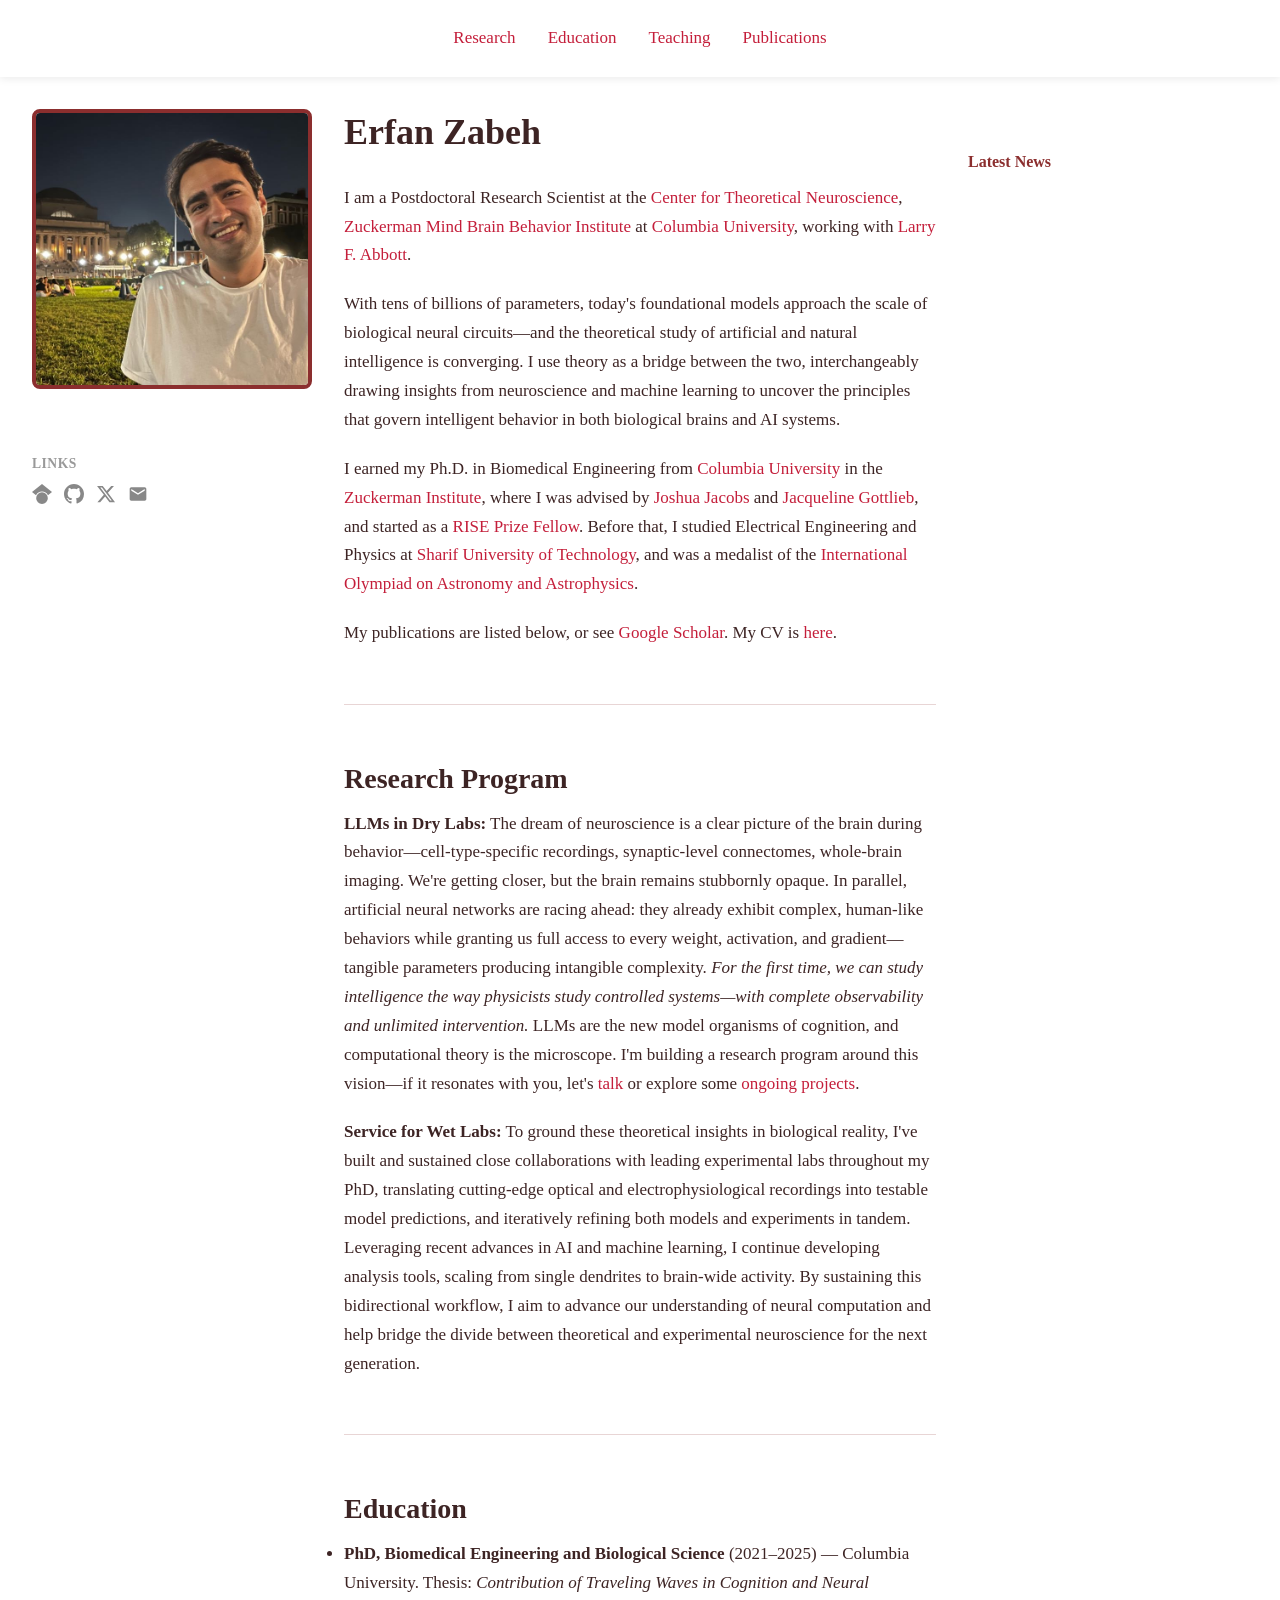
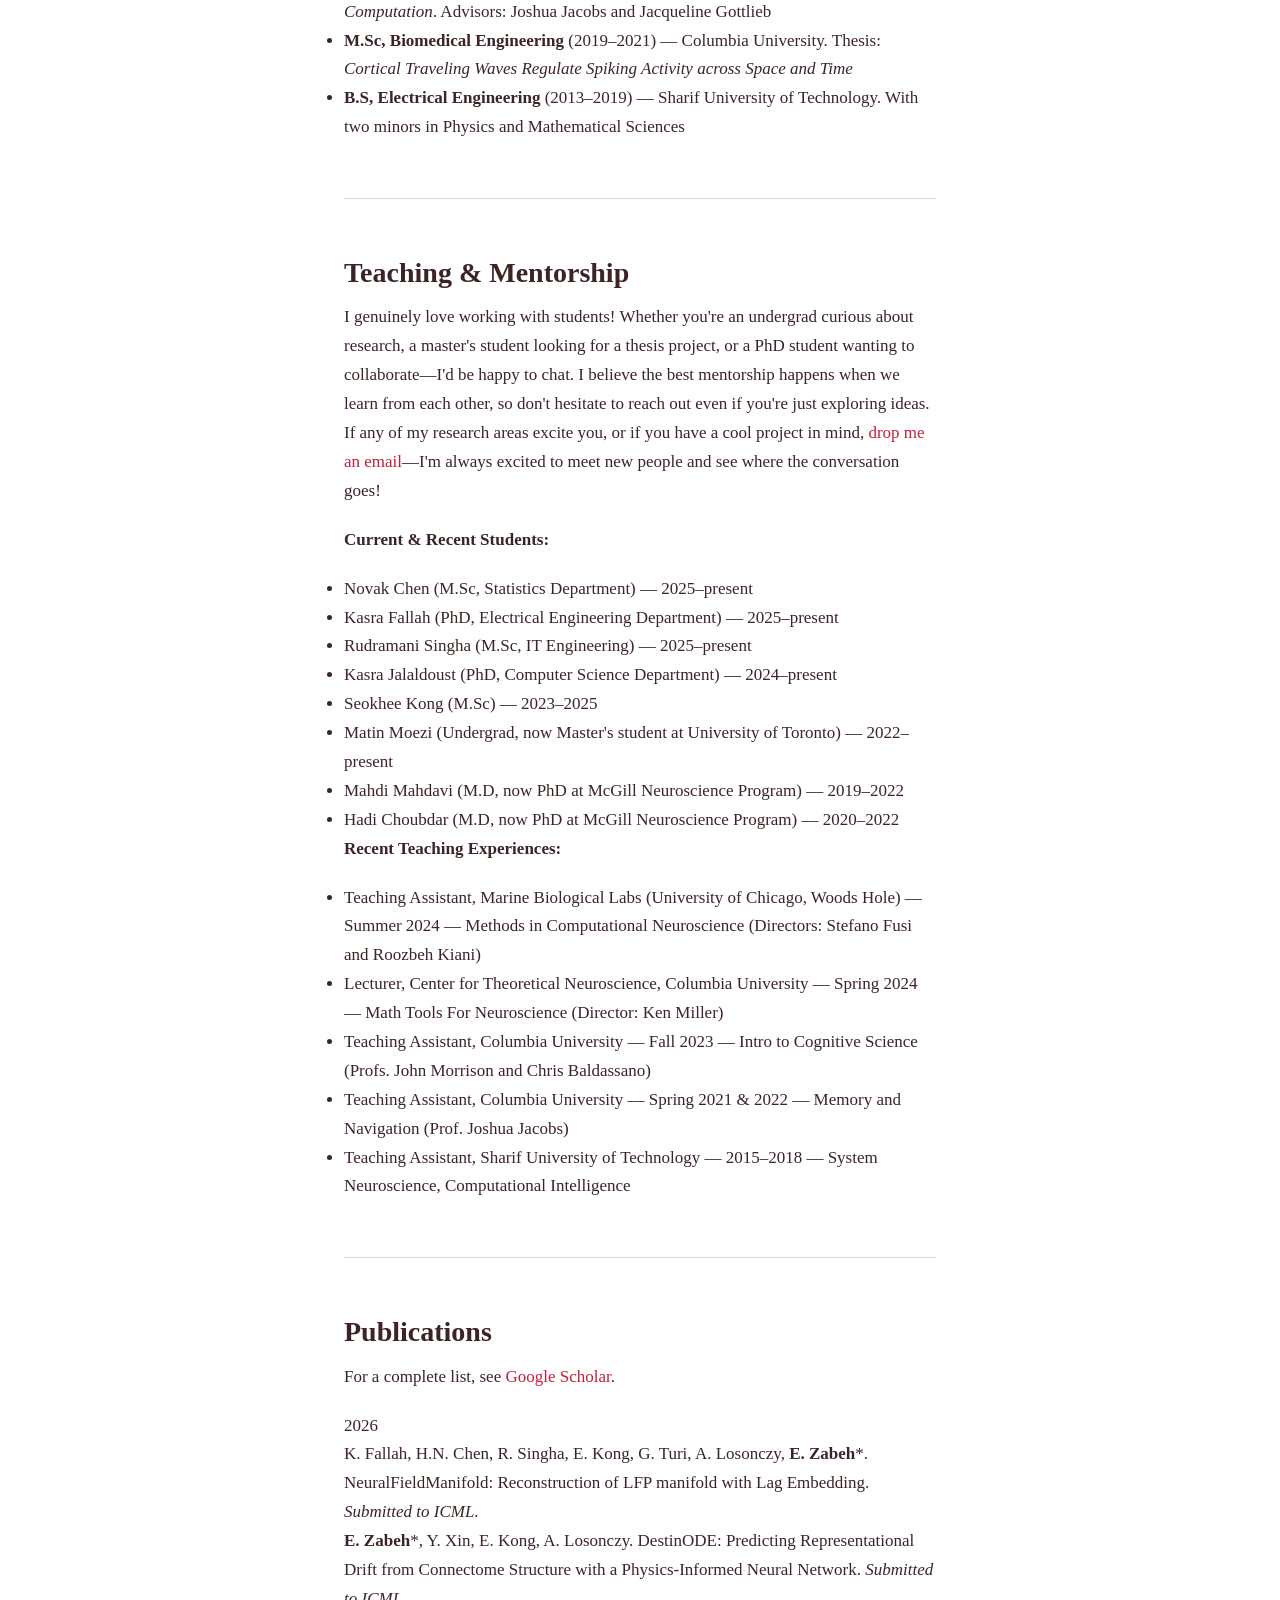
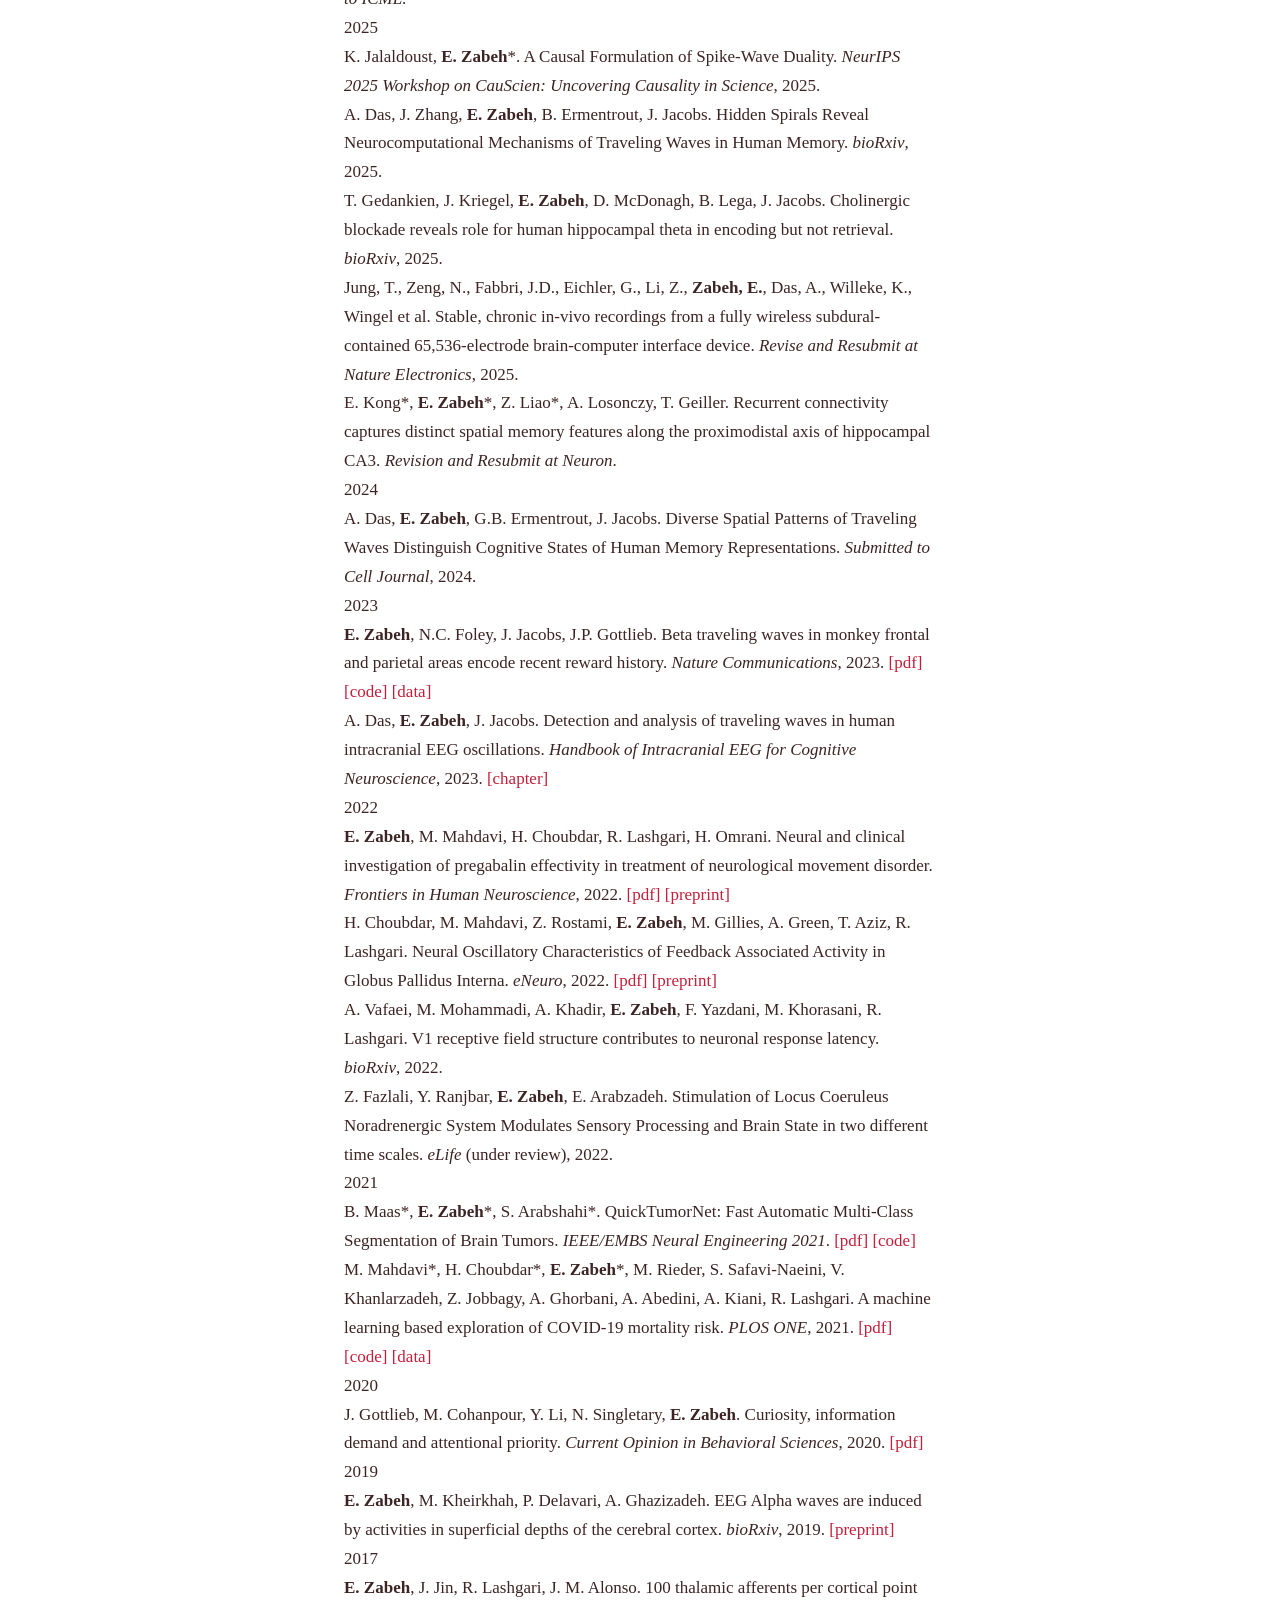
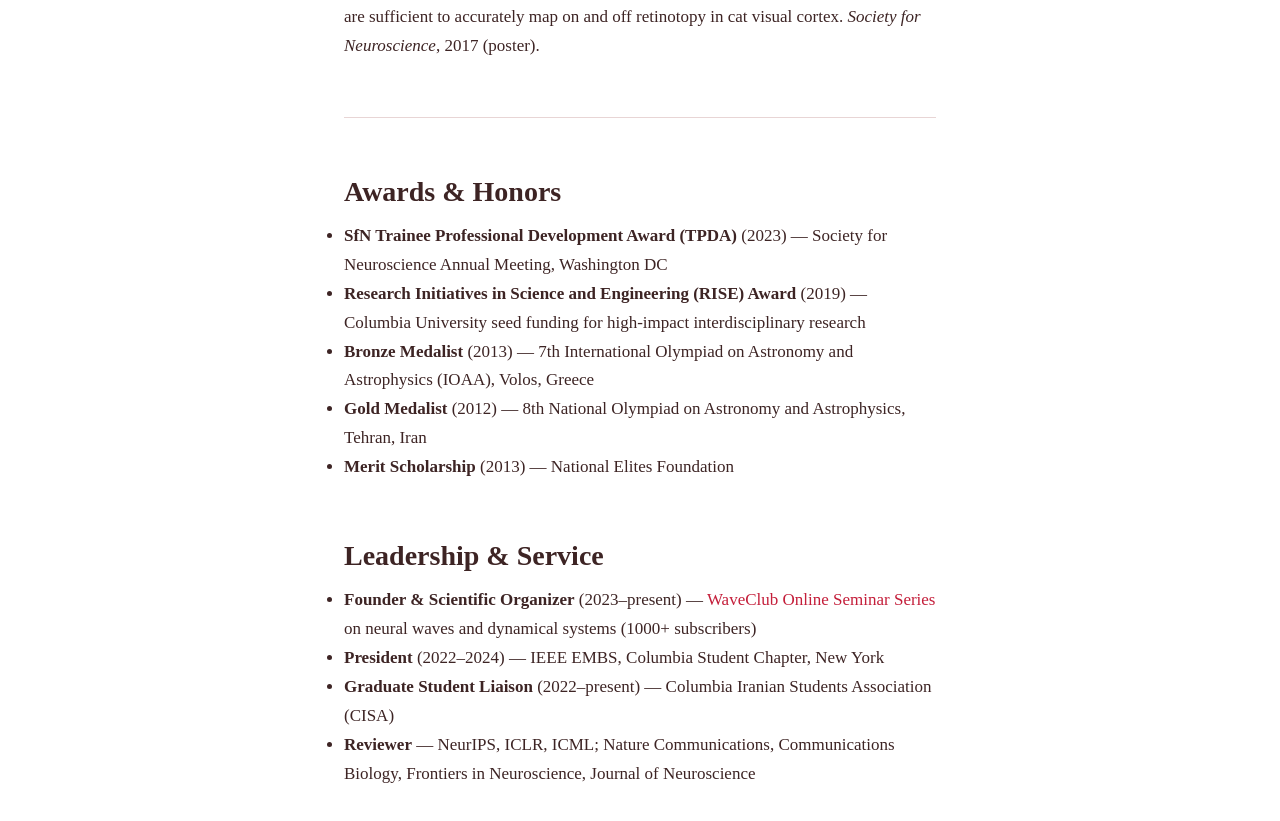
<file: index.html>
<!DOCTYPE html>
<html lang="en">
<head>
  <meta charset="utf-8">
  <meta name="viewport" content="width=device-width, initial-scale=1">
  <title>Erfan Zabeh — Researcher & Educator</title>
  <link rel="stylesheet" href="src/assets/css/style.css?v=20260208">
</head>
<body>

<header>
  <nav>
    <div class="nav-start"></div>
    <div class="nav-center">
      <a href="#research-section">Research</a>
      <a href="#education-section">Education</a>
      <a href="#teaching-section">Teaching</a>
      <a href="#publications-section">Publications</a>
    </div>
    <div class="nav-end"></div>
  </nav>
</header>

<div class="container" style="display: flex; max-width: 1400px; margin: 0 auto; padding: 2rem; gap: 2rem;">
  <!-- Left Sidebar: Profile Photo & Quick Links -->
  <div class="left-sidebar" style="width: 280px; flex-shrink: 0;">
    <img src="src/assets/img/profile.jpg" alt="Erfan Zabeh" class="profile-photo" style="width: 100%; border-radius: 8px; border: 4px solid #8B2E2E; margin-bottom: 1.5rem;" />
    
    <!-- Quick Links -->
    <div class="sidebar-section" style="margin-bottom: 1.5rem;">
      <h3 style="font-size: 0.85rem; margin-bottom: 0.5rem; color: #999; text-transform: uppercase; letter-spacing: 0.5px;">Links</h3>
      <div style="display: flex; gap: 0.75rem;">
        <a href="https://scholar.google.com/citations?user=OVjmBhcAAAAJ" target="_blank" title="Google Scholar" style="color: #888; font-size: 1.25rem; transition: color 0.2s;">
          <svg width="20" height="20" viewBox="0 0 24 24" fill="currentColor"><path d="M12 24a7 7 0 1 1 0-14 7 7 0 0 1 0 14zm0-24L0 9.5l4.838 3.94A8 8 0 0 1 12 9a8 8 0 0 1 7.162 4.44L24 9.5z"/></svg>
        </a>
        <a href="https://github.com/erfanzabeh" target="_blank" title="GitHub" style="color: #888; font-size: 1.25rem; transition: color 0.2s;">
          <svg width="20" height="20" viewBox="0 0 24 24" fill="currentColor"><path d="M12 0C5.37 0 0 5.37 0 12c0 5.31 3.435 9.795 8.205 11.385.6.105.825-.255.825-.57 0-.285-.015-1.23-.015-2.235-3.015.555-3.795-.735-4.035-1.41-.135-.345-.72-1.41-1.23-1.695-.42-.225-1.02-.78-.015-.795.945-.015 1.62.87 1.845 1.23 1.08 1.815 2.805 1.305 3.495.99.105-.78.42-1.305.765-1.605-2.67-.3-5.46-1.335-5.46-5.925 0-1.305.465-2.385 1.23-3.225-.12-.3-.54-1.53.12-3.18 0 0 1.005-.315 3.3 1.23.96-.27 1.98-.405 3-.405s2.04.135 3 .405c2.295-1.56 3.3-1.23 3.3-1.23.66 1.65.24 2.88.12 3.18.765.84 1.23 1.905 1.23 3.225 0 4.605-2.805 5.625-5.475 5.925.435.375.81 1.095.81 2.22 0 1.605-.015 2.895-.015 3.3 0 .315.225.69.825.57A12.02 12.02 0 0 0 24 12c0-6.63-5.37-12-12-12z"/></svg>
        </a>
        <a href="https://twitter.com/ZabehErfan" target="_blank" title="Twitter / X" style="color: #888; font-size: 1.25rem; transition: color 0.2s;">
          <svg width="20" height="20" viewBox="0 0 24 24" fill="currentColor"><path d="M18.244 2.25h3.308l-7.227 8.26 8.502 11.24H16.17l-5.214-6.817L4.99 21.75H1.68l7.73-8.835L1.254 2.25H8.08l4.713 6.231zm-1.161 17.52h1.833L7.084 4.126H5.117z"/></svg>
        </a>
        <a href="mailto:ez2290@columbia.edu" title="Email" style="color: #888; font-size: 1.25rem; transition: color 0.2s;">
          <svg width="20" height="20" viewBox="0 0 24 24" fill="currentColor"><path d="M20 4H4c-1.1 0-2 .9-2 2v12c0 1.1.9 2 2 2h16c1.1 0 2-.9 2-2V6c0-1.1-.9-2-2-2zm0 4l-8 5-8-5V6l8 5 8-5v2z"/></svg>
        </a>
      </div>
    </div>
    
    <!-- Collaborators (commented out for now)
    <div class="sidebar-section">
      <h3 style="font-size: 1rem; margin-bottom: 0.75rem; color: #8B2E2E;">Collaborators</h3>
      <div style="display: flex; flex-direction: column; gap: 0.4rem; font-size: 0.85rem;">
        <a href="https://neurotheory.columbia.edu/" target="_blank" style="color: #333; text-decoration: none;">Larry Abbott</a>
        <a href="https://www.losonczylab.org/" target="_blank" style="color: #333; text-decoration: none;">Attila Losonczy</a>
        <a href="https://www.columbiamemorylab.com/" target="_blank" style="color: #333; text-decoration: none;">Joshua Jacobs</a>
        <a href="https://www.cognition.psych.columbia.edu/" target="_blank" style="color: #333; text-decoration: none;">Jacqueline Gottlieb</a>
        <a href="https://www.math.pitt.edu/~bard/" target="_blank" style="color: #333; text-decoration: none;">Bard Ermentrout</a>
      </div>
    </div>
    -->
  </div>

  <!-- Main Content -->
  <div class="main-content" style="flex: 1; min-width: 0;">

<div class="intro">
  <h1 class="intro-name">Erfan Zabeh</h1>
  <p>
    I am a Postdoctoral Research Scientist at the <a href="https://ctn.zuckermaninstitute.columbia.edu/">Center for Theoretical Neuroscience</a>, <a href="https://zuckermaninstitute.columbia.edu/">Zuckerman Mind Brain Behavior Institute</a> at <a href="https://www.columbia.edu/">Columbia University</a>, working with <a href="https://neurotheory.columbia.edu/">Larry F. Abbott</a>.
  </p>
  <p>
    With tens of billions of parameters, today's foundational models approach the scale of biological neural circuits—and the theoretical study of artificial and natural intelligence is converging. I use theory as a bridge between the two, interchangeably drawing insights from neuroscience and machine learning to uncover the principles that govern intelligent behavior in both biological brains and AI systems.
  </p>
  <p>
    I earned my Ph.D. in Biomedical Engineering from <a href="https://www.columbia.edu/">Columbia University</a> in the <a href="https://zuckermaninstitute.columbia.edu/">Zuckerman Institute</a>, where I was advised by <a href="https://www.columbiamemorylab.com/">Joshua Jacobs</a> and <a href="https://www.cognition.psych.columbia.edu/">Jacqueline Gottlieb</a>, and started as a <a href="https://engineering.columbia.edu/admissions/graduate-studies/application-information/graduate-school-fellowships-and-grants">RISE Prize Fellow</a>. Before that, I studied Electrical Engineering and Physics at <a href="https://en.sharif.edu/">Sharif University of Technology</a>, and was a medalist of the <a href="https://www.ioaa.info/">International Olympiad on Astronomy and Astrophysics</a>.
  </p>
  <p>
    My publications are listed below, or see <a href="https://scholar.google.com/citations?user=OVjmBhcAAAAJ">Google Scholar</a>. My CV is <a href="https://drive.google.com/file/d/1Znog8tYQTcdQrCvwORESpzEBkDOjfLiQ/view">here</a>.
  </p>
</div>

<hr>

<h2 id="research-section">Research Program</h2>

<p><strong>LLMs in Dry Labs:</strong> The dream of neuroscience is a clear picture of the brain during behavior—cell-type-specific recordings, synaptic-level connectomes, whole-brain imaging. We're getting closer, but the brain remains stubbornly opaque. In parallel, artificial neural networks are racing ahead: they already exhibit complex, human-like behaviors while granting us full access to every weight, activation, and gradient—tangible parameters producing intangible complexity. <em>For the first time, we can study intelligence the way physicists study controlled systems—with complete observability and unlimited intervention.</em> LLMs are the new model organisms of cognition, and computational theory is the microscope. I'm building a research program around this vision—if it resonates with you, let's <a href="mailto:ez2290@columbia.edu">talk</a> or explore some <a href="#publications-section">ongoing projects</a>.</p>

<p><strong>Service for Wet Labs:</strong> To ground these theoretical insights in biological reality, I've built and sustained close collaborations with leading experimental labs throughout my PhD, translating cutting-edge optical and electrophysiological recordings into testable model predictions, and iteratively refining both models and experiments in tandem. Leveraging recent advances in AI and machine learning, I continue developing analysis tools, scaling from single dendrites to brain-wide activity. By sustaining this bidirectional workflow, I aim to advance our understanding of neural computation and help bridge the divide between theoretical and experimental neuroscience for the next generation.
</p>

<hr>

<h2 id="education-section">Education</h2>
<ul>
  <li><strong>PhD, Biomedical Engineering and Biological Science</strong> (2021–2025) — Columbia University. Thesis: <em>Contribution of Traveling Waves in Cognition and Neural Computation</em>. Advisors: Joshua Jacobs and Jacqueline Gottlieb</li>
  <li><strong>M.Sc, Biomedical Engineering</strong> (2019–2021) — Columbia University. Thesis: <em>Cortical Traveling Waves Regulate Spiking Activity across Space and Time</em></li>
  <li><strong>B.S, Electrical Engineering</strong> (2013–2019) — Sharif University of Technology. With two minors in Physics and Mathematical Sciences</li>
</ul>

<hr>

<h2 id="teaching-section">Teaching & Mentorship</h2>
<p>
I genuinely love working with students! Whether you're an undergrad curious about research, a master's student looking for a thesis project, or a PhD student wanting to collaborate—I'd be happy to chat. I believe the best mentorship happens when we learn from each other, so don't hesitate to reach out even if you're just exploring ideas. If any of my research areas excite you, or if you have a cool project in mind, <a href="mailto:ez2290@columbia.edu">drop me an email</a>—I'm always excited to meet new people and see where the conversation goes!
</p>
<p><strong>Current & Recent Students:</strong></p>
<ul>
  <li>Novak Chen (M.Sc, Statistics Department) — 2025–present</li>
  <li>Kasra Fallah (PhD, Electrical Engineering Department) — 2025–present</li>
  <li>Rudramani Singha (M.Sc, IT Engineering) — 2025–present</li>
  <li>Kasra Jalaldoust (PhD, Computer Science Department) — 2024–present</li>
  <li>Seokhee Kong (M.Sc) — 2023–2025</li>
  <li>Matin Moezi (Undergrad, now Master's student at University of Toronto) — 2022–present</li>
  <li>Mahdi Mahdavi (M.D, now PhD at McGill Neuroscience Program) — 2019–2022</li>
  <li>Hadi Choubdar (M.D, now PhD at McGill Neuroscience Program) — 2020–2022</li>
</ul>

<p><strong>Recent Teaching Experiences:</strong></p>
<ul>
  <li>Teaching Assistant, Marine Biological Labs (University of Chicago, Woods Hole) — Summer 2024 — Methods in Computational Neuroscience (Directors: Stefano Fusi and Roozbeh Kiani)</li>
  <li>Lecturer, Center for Theoretical Neuroscience, Columbia University — Spring 2024 — Math Tools For Neuroscience (Director: Ken Miller)</li>
  <li>Teaching Assistant, Columbia University — Fall 2023 — Intro to Cognitive Science (Profs. John Morrison and Chris Baldassano)</li>
  <li>Teaching Assistant, Columbia University — Spring 2021 & 2022 — Memory and Navigation (Prof. Joshua Jacobs)</li>
  <li>Teaching Assistant, Sharif University of Technology — 2015–2018 — System Neuroscience, Computational Intelligence</li>
</ul>

<hr>

<h2 id="publications-section">Publications</h2>
<p>
For a complete list, see <a href="https://scholar.google.com/citations?user=OVjmBhcAAAAJ" target="_blank">Google Scholar</a>.
</p>

<div class="pub-year">2026</div>
<div class="pub-item">
  K. Fallah, H.N. Chen, R. Singha, E. Kong, G. Turi, A. Losonczy, <strong>E. Zabeh</strong>*. NeuralFieldManifold: Reconstruction of LFP manifold with Lag Embedding. <em>Submitted to ICML</em>.
</div>

<div class="pub-item">
  <strong>E. Zabeh</strong>*, Y. Xin, E. Kong, A. Losonczy. DestinODE: Predicting Representational Drift from Connectome Structure with a Physics-Informed Neural Network. <em>Submitted to ICML</em>.
</div>

<div class="pub-year">2025</div>
<div class="pub-item">
  K. Jalaldoust, <strong>E. Zabeh</strong>*. A Causal Formulation of Spike-Wave Duality. <em>NeurIPS 2025 Workshop on CauScien: Uncovering Causality in Science</em>, 2025.
</div>

<div class="pub-item">
  A. Das, J. Zhang, <strong>E. Zabeh</strong>, B. Ermentrout, J. Jacobs. Hidden Spirals Reveal Neurocomputational Mechanisms of Traveling Waves in Human Memory. <em>bioRxiv</em>, 2025.
</div>

<div class="pub-item">
  T. Gedankien, J. Kriegel, <strong>E. Zabeh</strong>, D. McDonagh, B. Lega, J. Jacobs. Cholinergic blockade reveals role for human hippocampal theta in encoding but not retrieval. <em>bioRxiv</em>, 2025.
</div>

<div class="pub-item">
  Jung, T., Zeng, N., Fabbri, J.D., Eichler, G., Li, Z., <strong>Zabeh, E.</strong>, Das, A., Willeke, K., Wingel et al. Stable, chronic in-vivo recordings from a fully wireless subdural-contained 65,536-electrode brain-computer interface device. <em>Revise and Resubmit at Nature Electronics</em>, 2025.
</div>

<div class="pub-item">
  E. Kong*, <strong>E. Zabeh</strong>*, Z. Liao*, A. Losonczy, T. Geiller. Recurrent connectivity captures distinct spatial memory features along the proximodistal axis of hippocampal CA3. <em>Revision and Resubmit at Neuron</em>.
</div>

<div class="pub-year">2024</div>
<div class="pub-item">
  A. Das, <strong>E. Zabeh</strong>, G.B. Ermentrout, J. Jacobs. Diverse Spatial Patterns of Traveling Waves Distinguish Cognitive States of Human Memory Representations. <em>Submitted to Cell Journal</em>, 2024.
</div>

<div class="pub-year">2023</div>
<div class="pub-item">
  <strong>E. Zabeh</strong>, N.C. Foley, J. Jacobs, J.P. Gottlieb. Beta traveling waves in monkey frontal and parietal areas encode recent reward history. <em>Nature Communications</em>, 2023.
  <span class="pub-links">
    <a href="#">[pdf]</a> <a href="#">[code]</a> <a href="#">[data]</a>
  </span>
</div>

<div class="pub-item">
  A. Das, <strong>E. Zabeh</strong>, J. Jacobs. Detection and analysis of traveling waves in human intracranial EEG oscillations. <em>Handbook of Intracranial EEG for Cognitive Neuroscience</em>, 2023.
  <span class="pub-links">
    <a href="#">[chapter]</a>
  </span>
</div>

<div class="pub-year">2022</div>
<div class="pub-item">
  <strong>E. Zabeh</strong>, M. Mahdavi, H. Choubdar, R. Lashgari, H. Omrani. Neural and clinical investigation of pregabalin effectivity in treatment of neurological movement disorder. <em>Frontiers in Human Neuroscience</em>, 2022.
  <span class="pub-links">
    <a href="#">[pdf]</a> <a href="#">[preprint]</a>
  </span>
</div>

<div class="pub-item">
  H. Choubdar, M. Mahdavi, Z. Rostami, <strong>E. Zabeh</strong>, M. Gillies, A. Green, T. Aziz, R. Lashgari. Neural Oscillatory Characteristics of Feedback Associated Activity in Globus Pallidus Interna. <em>eNeuro</em>, 2022.
  <span class="pub-links">
    <a href="#">[pdf]</a> <a href="#">[preprint]</a>
  </span>
</div>

<div class="pub-item">
  A. Vafaei, M. Mohammadi, A. Khadir, <strong>E. Zabeh</strong>, F. Yazdani, M. Khorasani, R. Lashgari. V1 receptive field structure contributes to neuronal response latency. <em>bioRxiv</em>, 2022.
</div>

<div class="pub-item">
  Z. Fazlali, Y. Ranjbar, <strong>E. Zabeh</strong>, E. Arabzadeh. Stimulation of Locus Coeruleus Noradrenergic System Modulates Sensory Processing and Brain State in two different time scales. <em>eLife</em> (under review), 2022.
</div>

<div class="pub-year">2021</div>
<div class="pub-item">
  B. Maas*, <strong>E. Zabeh</strong>*, S. Arabshahi*. QuickTumorNet: Fast Automatic Multi-Class Segmentation of Brain Tumors. <em>IEEE/EMBS Neural Engineering 2021</em>.
  <span class="pub-links">
    <a href="#">[pdf]</a> <a href="#">[code]</a>
  </span>
</div>

<div class="pub-item">
  M. Mahdavi*, H. Choubdar*, <strong>E. Zabeh</strong>*, M. Rieder, S. Safavi-Naeini, V. Khanlarzadeh, Z. Jobbagy, A. Ghorbani, A. Abedini, A. Kiani, R. Lashgari. A machine learning based exploration of COVID-19 mortality risk. <em>PLOS ONE</em>, 2021.
  <span class="pub-links">
    <a href="#">[pdf]</a> <a href="#">[code]</a> <a href="#">[data]</a>
  </span>
</div>

<div class="pub-year">2020</div>
<div class="pub-item">
  J. Gottlieb, M. Cohanpour, Y. Li, N. Singletary, <strong>E. Zabeh</strong>. Curiosity, information demand and attentional priority. <em>Current Opinion in Behavioral Sciences</em>, 2020.
  <span class="pub-links">
    <a href="#">[pdf]</a>
  </span>
</div>

<div class="pub-year">2019</div>
<div class="pub-item">
  <strong>E. Zabeh</strong>, M. Kheirkhah, P. Delavari, A. Ghazizadeh. EEG Alpha waves are induced by activities in superficial depths of the cerebral cortex. <em>bioRxiv</em>, 2019.
  <span class="pub-links">
    <a href="#">[preprint]</a>
  </span>
</div>

<div class="pub-year">2017</div>
<div class="pub-item">
  <strong>E. Zabeh</strong>, J. Jin, R. Lashgari, J. M. Alonso. 100 thalamic afferents per cortical point are sufficient to accurately map on and off retinotopy in cat visual cortex. <em>Society for Neuroscience</em>, 2017 (poster).
</div>

<hr>

<h2>Awards & Honors</h2>
<ul>
  <li><strong>SfN Trainee Professional Development Award (TPDA)</strong> (2023) — Society for Neuroscience Annual Meeting, Washington DC</li>
  <li><strong>Research Initiatives in Science and Engineering (RISE) Award</strong> (2019) — Columbia University seed funding for high-impact interdisciplinary research</li>
  <li><strong>Bronze Medalist</strong> (2013) — 7th International Olympiad on Astronomy and Astrophysics (IOAA), Volos, Greece</li>
  <li><strong>Gold Medalist</strong> (2012) — 8th National Olympiad on Astronomy and Astrophysics, Tehran, Iran</li>
  <li><strong>Merit Scholarship</strong> (2013) — National Elites Foundation</li>
</ul>

<h2>Leadership & Service</h2>
<ul>
  <li><strong>Founder & Scientific Organizer</strong> (2023–present) — <a href="https://www.youtube.com/channel/UCitgy-X9VqKeeXKtbtU-Arw" target="_blank">WaveClub Online Seminar Series</a> on neural waves and dynamical systems (1000+ subscribers)</li>
  <li><strong>President</strong> (2022–2024) — IEEE EMBS, Columbia Student Chapter, New York</li>
  <li><strong>Graduate Student Liaison</strong> (2022–present) — Columbia Iranian Students Association (CISA)</li>
  <li><strong>Reviewer</strong> — NeurIPS, ICLR, ICML; Nature Communications, Communications Biology, Frontiers in Neuroscience, Journal of Neuroscience</li>
</ul>



  </div>

  <!-- Right Sidebar: Twitter Feed (Elfsight) -->
  <div class="right-sidebar" style="width: 280px; flex-shrink: 0;">
    <h3 style="font-size: 1rem; margin-bottom: 0.75rem; color: #8B2E2E;">Latest News</h3>
    <!-- Elfsight Twitter Feed -->
    <script src="https://elfsightcdn.com/platform.js" async></script>
    <div class="elfsight-app-97d7f94f-e408-433f-8b76-6a838ccce3ac" data-elfsight-app-lazy></div>
  </div>

</div>

  <!-- Back to top -->
  <button id="backToTop" aria-label="Back to top">↑</button>

  <script src="src/assets/js/main.js"></script>
</body>
</html>
</file>
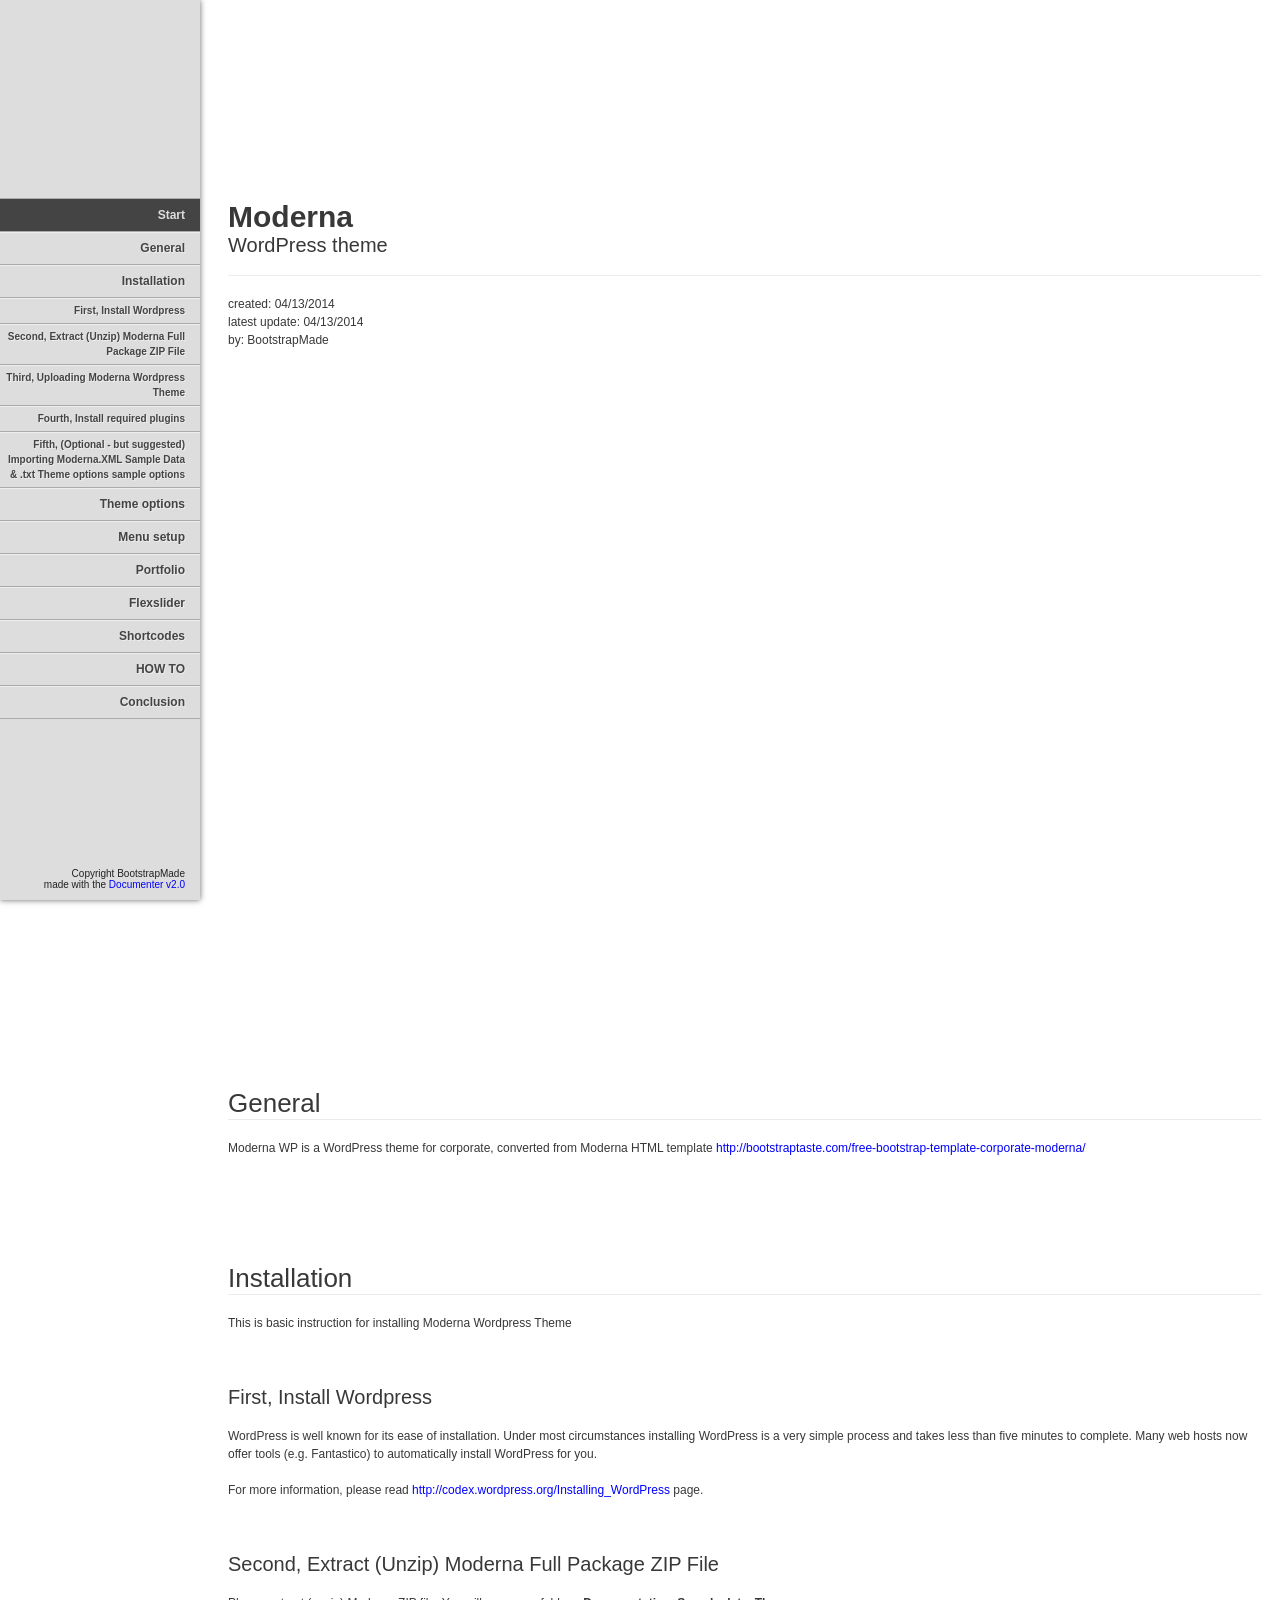
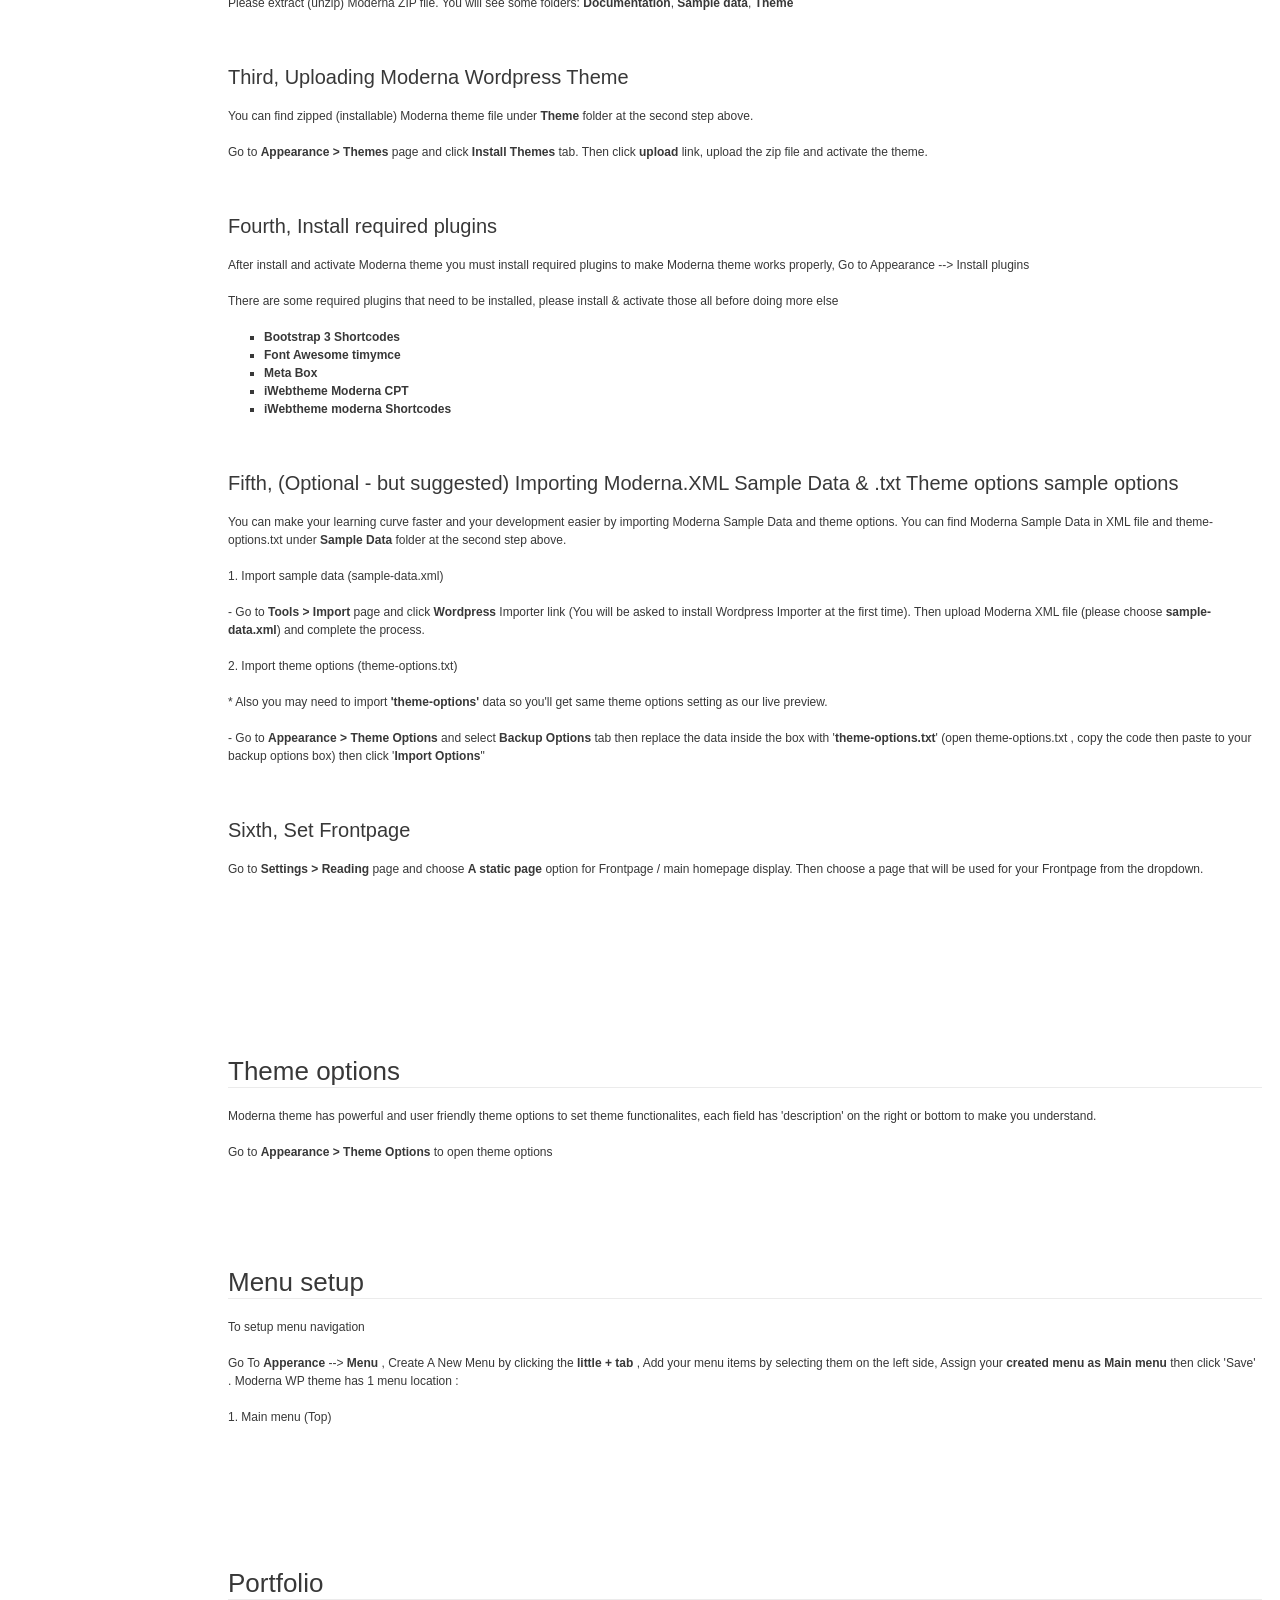
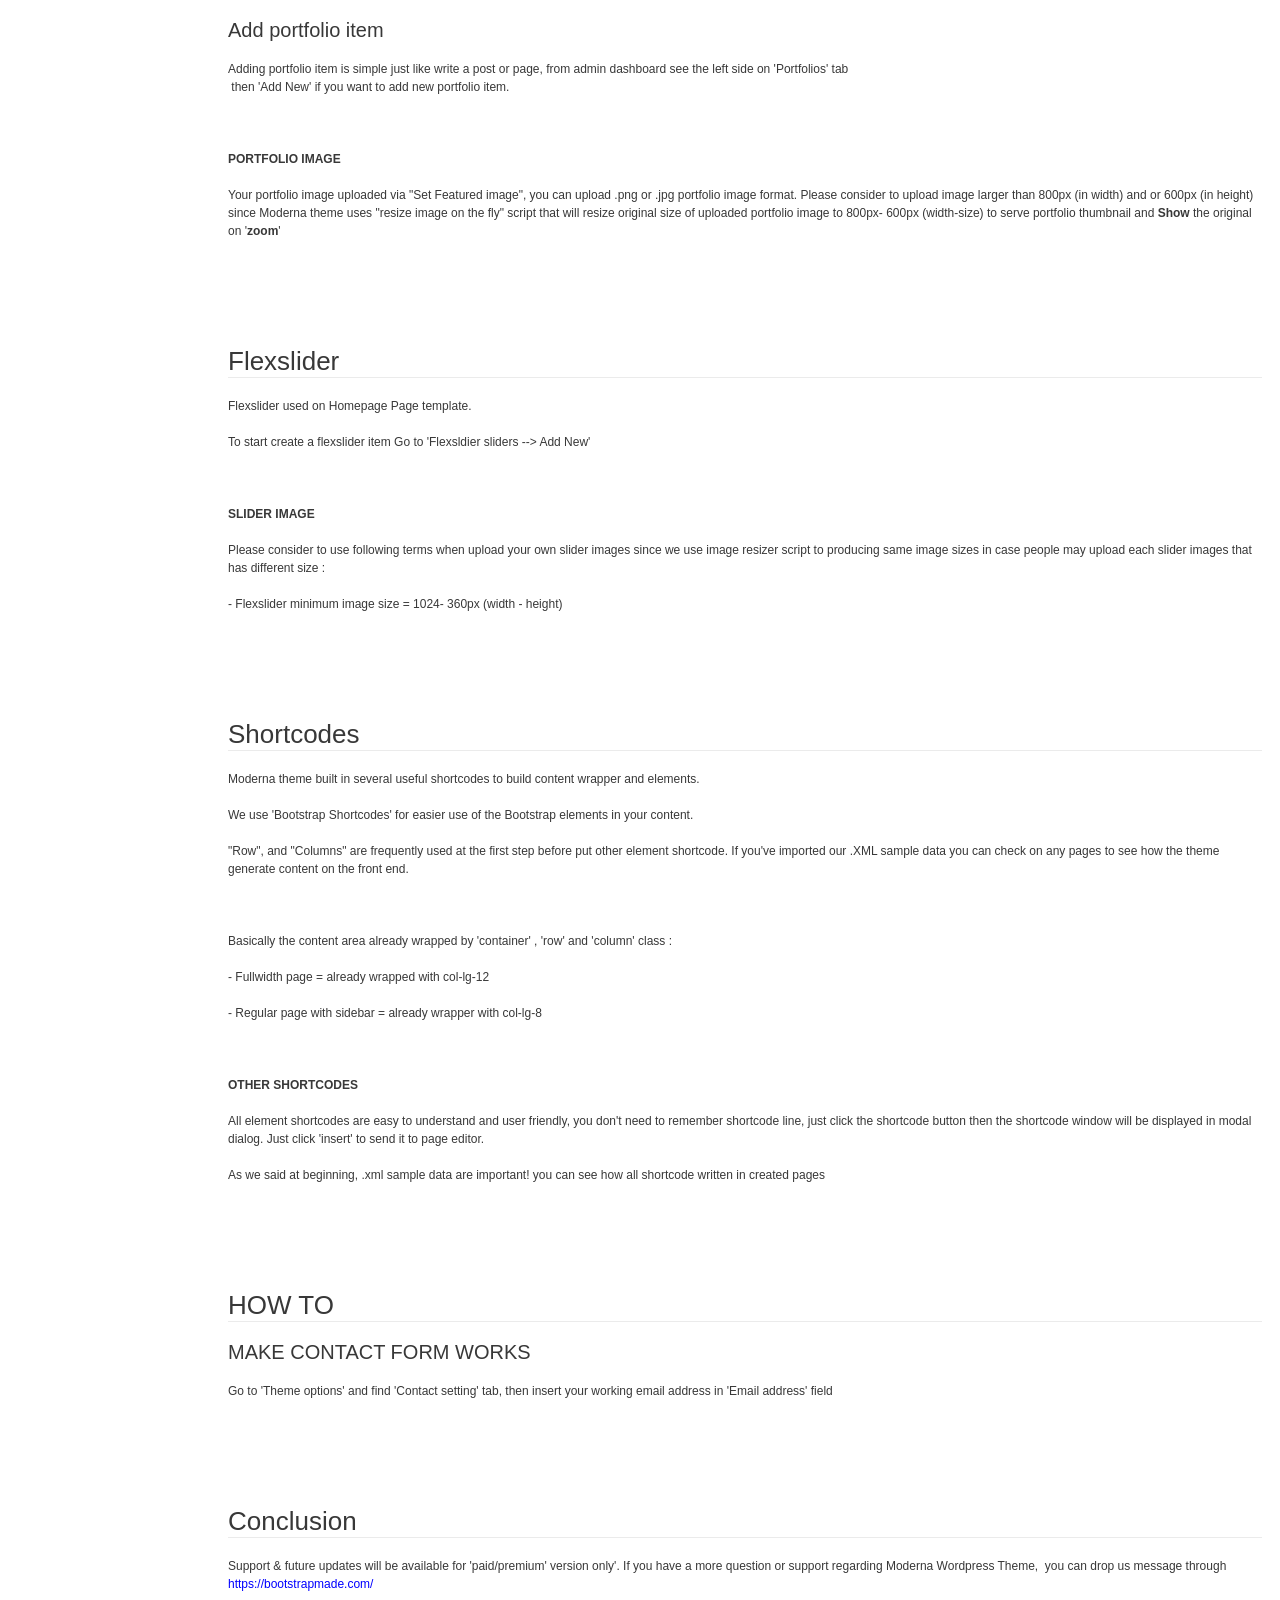
<file: WordPress-Version/Documentation/index.html>
<!doctype html>  
<!--[if IE 6 ]><html lang="en-us" class="ie6"> <![endif]-->
<!--[if IE 7 ]><html lang="en-us" class="ie7"> <![endif]-->
<!--[if IE 8 ]><html lang="en-us" class="ie8"> <![endif]-->
<!--[if (gt IE 7)|!(IE)]><!-->
<html lang="en-us"><!--<![endif]-->
<head>
	<meta charset="utf-8">
	
	<title>Moderna - WordPress theme</title>
	
	<meta name="description" content="">
	<meta name="generator" content="Documenter v2.0 http://rxa.li/documenter">
	<meta name="date" content="2014-04-13T00:00:00+02:00">
	
	<link rel="stylesheet" href="assets/css/documenter_style.css" media="all">
	
	
	
	<script src="assets/js/jquery.js"></script>
	
	<script src="assets/js/jquery.scrollTo.js"></script>
	<script src="assets/js/jquery.easing.js"></script>
	
	<script>document.createElement('section');var duration='500',easing='swing';</script>
	<script src="assets/js/script.js"></script>
	
	<style>
		html{background-color:#FFFFFF;color:#383838;}
		::-moz-selection{background:#444444;color:#DDDDDD;}
		::selection{background:#444444;color:#DDDDDD;}
		#documenter_sidebar #documenter_logo{background-image:url();}
		a{color:#0000FF;}
		.btn {
			border-radius:3px;
		}
		.btn-primary {
			  background-image: -moz-linear-gradient(top, #0088CC, #0044CC);
			  background-image: -ms-linear-gradient(top, #0088CC, #0044CC);
			  background-image: -webkit-gradient(linear, 0 0, 0 0088CC%, from(#DDDDDD), to(#0044CC));
			  background-image: -webkit-linear-gradient(top, #0088CC, #0044CC);
			  background-image: -o-linear-gradient(top, #0088CC, #0044CC);
			  background-image: linear-gradient(top, #0088CC, #0044CC);
			  filter: progid:DXImageTransform.Microsoft.gradient(startColorstr='#0088CC', endColorstr='#0044CC', GradientType=0);
			  border-color: #0044CC #0044CC #bfbfbf;
			  color:#FFFFFF;
		}
		.btn-primary:hover,
		.btn-primary:active,
		.btn-primary.active,
		.btn-primary.disabled,
		.btn-primary[disabled] {
		  border-color: #0088CC #0088CC #bfbfbf;
		  background-color: #0044CC;
		}
		hr{border-top:1px solid #EBEBEB;border-bottom:1px solid #FFFFFF;}
		#documenter_sidebar, #documenter_sidebar ul a{background-color:#DDDDDD;color:#222222;}
		#documenter_sidebar ul a{-webkit-text-shadow:1px 1px 0px #EEEEEE;-moz-text-shadow:1px 1px 0px #EEEEEE;text-shadow:1px 1px 0px #EEEEEE;}
		#documenter_sidebar ul{border-top:1px solid #AAAAAA;}
		#documenter_sidebar ul a{border-top:1px solid #EEEEEE;border-bottom:1px solid #AAAAAA;color:#444444;}
		#documenter_sidebar ul a:hover{background:#444444;color:#DDDDDD;border-top:1px solid #444444;}
		#documenter_sidebar ul a.current{background:#444444;color:#DDDDDD;border-top:1px solid #444444;}
		#documenter_copyright{display:block !important;visibility:visible !important;}
	</style>
	
</head>
<body class="documenter-project-moderna">
	<div id="documenter_sidebar">
		<a href="#documenter_cover" id="documenter_logo"></a>
		<ul id="documenter_nav">
			<li><a class="current" href="#documenter_cover">Start</a></li>
				
			<li><a href="#general" title="General">General</a></li>
			<li><a href="#installation" title="Installation">Installation</a>
				<ul>
					<li><a href="#installation_first,_install_wordpress">First, Install Wordpress</a>
					<li><a href="#installation_second,_extract_unzip_moderna_full_package_zip_file">Second, Extract (Unzip) Moderna Full Package ZIP File</a>
					<li><a href="#installation_third,_uploading_moderna_wordpress_theme">Third, Uploading Moderna Wordpress Theme</a>
					<li><a href="#installation_fourth,_install_required_plugins">Fourth, Install required plugins</a>
					<li><a href="#installation_fifth,_optional_but_suggested_importing_modernaxml_sample_data_amp_txt_theme_options_sample_options">Fifth, (Optional - but suggested) Importing Moderna.XML Sample Data &amp; .txt Theme options sample options</a>
					<li><a href="#installation_sixth,_set_frontpage">Sixth, Set Frontpage</a>
				</ul>
			</li>
			<li><a href="#theme_options" title="Theme options">Theme options</a></li>
			<li><a href="#menu_setup" title="Menu setup">Menu setup</a></li>
			<li><a href="#portfolio" title="Portfolio">Portfolio</a>
				<ul>
					<li><a href="#portfolio_add_portfolio_item">Add portfolio item</a>
				</ul>
			</li>
			<li><a href="#flexslider" title="Flexslider">Flexslider</a></li>
			<li><a href="#shortcodes" title="Shortcodes">Shortcodes</a></li>
			<li><a href="#how_to" title="HOW TO">HOW TO</a>
				<ul>
					<li><a href="#how_to_make_contact_form_works">MAKE CONTACT FORM WORKS</a>
				</ul>
			</li>
			<li><a href="#conclusion" title="Conclusion">Conclusion</a></li>

		</ul>
		<div id="documenter_copyright">Copyright BootstrapMade<br>
		made with the <a href="http://rxa.li/documenter">Documenter v2.0</a> 
		</div>
	</div>
	<div id="documenter_content">
	<section id="documenter_cover">
	<h1>Moderna</h1>
	<h2>WordPress theme</h2>
	<div id="documenter_buttons">
		
	</div>
	<hr>
	<ul>
	<li>created: 04/13/2014</li>
	<li>latest update: 04/13/2014</li>
	<li>by: BootstrapMade</li>
	<li><a href=""></a></li>
	
	</ul>
	<p></p>
	</section>
	
	<section id="general">
	<div class="page-header"><h3>General</h3><hr class="notop"></div>
<p>
	Moderna WP is a WordPress theme for corporate, converted from Moderna HTML template <a href="http://bootstraptaste.com/free-bootstrap-template-corporate-moderna/" target="_blank">http://bootstraptaste.com/free-bootstrap-template-corporate-moderna/</a></p>
</section>
<section id="installation">
	<div class="page-header"><h3>Installation</h3><hr class="notop"></div>
<p>
	This is basic instruction for installing Moderna Wordpress Theme</p>
<p>
	&nbsp;</p>
<h4 id="installation_first,_install_wordpress">First, Install Wordpress</h4>
<p>
	WordPress is well known for its ease of installation. Under most circumstances installing WordPress is a very simple process and takes less than five minutes to complete. Many web hosts now offer tools (e.g. Fantastico) to automatically install WordPress for you.</p>
<p>
	For more information, please read <a target="_blank">http://codex.wordpress.org/Installing_WordPress</a> page.</p>
<p>
	&nbsp;</p>
<h4 id="installation_second,_extract_unzip_moderna_full_package_zip_file">Second, Extract (Unzip) Moderna Full Package ZIP File</h4>
<p>
	Please extract (unzip) Moderna ZIP file. You will see some folders: <strong>Documentation</strong>,&nbsp;<strong>Sample data</strong>, <strong>Theme</strong></p>
<p>
	&nbsp;</p>
<h4 id="installation_third,_uploading_moderna_wordpress_theme">Third, Uploading Moderna Wordpress Theme</h4>
<p>
	You can find zipped (installable) Moderna theme file under <strong>Theme</strong> folder at the second step above.</p>
<p>
	Go to <strong>Appearance &gt; Themes</strong> page and click <strong>Install Themes</strong> tab. Then click <strong>upload</strong> link, upload the zip file and activate the theme.</p>
<p>
	&nbsp;</p>
<h4 id="installation_fourth,_install_required_plugins">Fourth, Install required plugins</h4>
<p>
	After install and activate Moderna theme you must install required plugins to make Moderna theme works properly, Go to Appearance --&gt; Install plugins</p>
<p>
	There are some required plugins that need to be installed, please install &amp; activate those all before doing more else</p>
<ul>
	<li>
		<strong>Bootstrap 3 Shortcodes</strong></li>
	<li>
		<strong><strong>Font Awesome timymce</strong></strong></li>
	<li>
		<strong><strong><strong>Meta Box</strong></strong></strong></li>
	<li>
		<strong><strong><strong><strong>iWebtheme Moderna CPT</strong></strong></strong></strong></li>
	<li>
		<strong><strong><strong><strong><strong>iWebtheme moderna Shortcodes</strong></strong></strong></strong></strong></li>
</ul>
<p>
	&nbsp;</p>
<h4 id="installation_fifth,_optional_but_suggested_importing_modernaxml_sample_data_amp_txt_theme_options_sample_options">Fifth, (Optional - but suggested) Importing Moderna.XML Sample Data &amp; .txt Theme options sample options</h4>
<p>
	You can make your learning curve faster and your development easier by importing Moderna Sample Data and theme options. You can find Moderna Sample Data in XML file and theme-options.txt under <strong>Sample Data</strong> folder at the second step above.</p>
<p>
	1. Import sample data (sample-data.xml)</p>
<p>
	- Go to <strong>Tools &gt; Import</strong> page and click <strong>Wordpress</strong> Importer link (You will be asked to install Wordpress Importer at the first time). Then upload Moderna XML file (please choose <strong>sample-data.xml</strong>) and complete the process.</p>
<p>
	2. Import theme options (theme-options.txt)</p>
<p>
	<em>* Also you may need to import <strong>&#39;theme-options&#39; </strong>data so you&#39;ll get same theme options setting as our live preview</em>.</p>
<p>
	- Go to <strong>Appearance &gt; Theme Options</strong> and select <strong>Backup Options</strong> tab then replace the data inside the box with &#39;<strong>theme-options.txt</strong>&#39; (open theme-options.txt , copy the code then paste to your backup options box) then click &#39;<strong>Import Options</strong>&quot;</p>
<p>
	&nbsp;</p>
<h4 id="installation_sixth,_set_frontpage">Sixth, Set Frontpage</h4>
<p>
	Go to <strong>Settings &gt; Reading</strong> page and choose <strong>A static page</strong> option for Frontpage / main homepage display. Then choose a page that will be used for your Frontpage from the dropdown.</p>
<p>
	&nbsp;</p>
<p>
	&nbsp;</p>
</section>
<section id="theme_options">
	<div class="page-header"><h3>Theme options</h3><hr class="notop"></div>
<p>
	Moderna theme has powerful and user friendly theme options to set theme functionalites, each field has &#39;description&#39; on the right or bottom to make you understand.</p>
<p>
	Go to <strong>Appearance &gt; Theme Options</strong> to open theme options</p>
</section>
<section id="menu_setup">
	<div class="page-header"><h3>Menu setup</h3><hr class="notop"></div>
<p>
	To setup menu navigation</p>
<p>
	Go To <strong>Apperance </strong>--&gt; <strong>Menu</strong> , Create A New Menu by clicking the<strong> little + tab</strong> , Add your menu items by selecting them on the left side, Assign your <strong>created menu as Main menu </strong>then click &#39;Save&#39; . Moderna WP theme has 1 menu location :</p>
<p>
	1. Main menu (Top)</p>
<p>
	&nbsp;</p>
</section>
<section id="portfolio">
	<div class="page-header"><h3>Portfolio</h3><hr class="notop"></div>
<h4 id="portfolio_add_portfolio_item">Add portfolio item</h4>
<p>
	Adding portfolio item is simple just like write a post or page, from admin dashboard see the left side on &#39;Portfolios&#39; tab<br>
	&nbsp;then &#39;Add New&#39; if you want to add new portfolio item.</p>
<p>
	&nbsp;</p>
<p>
	<strong>PORTFOLIO IMAGE</strong></p>
<p>
	Your portfolio image uploaded via &quot;Set Featured image&quot;, you can upload .png or .jpg portfolio image format. Please consider to upload image larger than 800px (in width) and or 600px (in height) since Moderna theme uses &quot;resize image on the fly&quot; script that will resize original size of uploaded portfolio image to 800px- 600px (width-size) to serve portfolio thumbnail and <strong>Show </strong>the original on &#39;<strong>zoom</strong>&#39;</p>
</section>
<section id="flexslider">
	<div class="page-header"><h3>Flexslider</h3><hr class="notop"></div>
<p>
	Flexslider used on Homepage Page template.</p>
<p>
	To start create a flexslider item Go to &#39;Flexsldier sliders --&gt; Add New&#39;</p>
<p>
	&nbsp;</p>
<p>
	<strong>SLIDER IMAGE</strong></p>
<p>
	Please consider to use following terms when upload your own slider images since we use image resizer script to producing same image sizes in case people may upload each slider images that has different size :</p>
<p>
	- Flexslider minimum image size = 1024- 360px (width - height)</p>
</section>
<section id="shortcodes">
	<div class="page-header"><h3>Shortcodes</h3><hr class="notop"></div>
<p>
	Moderna theme built in several useful shortcodes to build content wrapper and elements.</p>
<p>
	We use &#39;Bootstrap Shortcodes&#39; for easier use of the Bootstrap elements in your content.</p>
<p>
	&quot;Row&quot;, and &quot;Columns&quot; are frequently used at the first step before put other element shortcode. If you&#39;ve imported our .XML sample data you can check on any pages to see how the theme generate content on the front end.</p>
<p>
	&nbsp;</p>
<p>
	Basically the content area already wrapped by &#39;container&#39; , &#39;row&#39; and &#39;column&#39; class :</p>
<p>
	- Fullwidth page = already wrapped with col-lg-12</p>
<p>
	- Regular page with sidebar = already wrapper with col-lg-8</p>
<p>
	&nbsp;</p>
<p>
	<strong>OTHER SHORTCODES</strong></p>
<p>
	All element shortcodes are easy to understand and user friendly, you don&#39;t need to remember shortcode line, just click the shortcode button then the shortcode window will be displayed in modal dialog. Just click &#39;insert&#39; to send it to page editor.</p>
<p>
	As we said at beginning, .xml sample data are important! you can see how all shortcode written in created pages</p>
</section>
<section id="how_to">
	<div class="page-header"><h3>HOW TO</h3><hr class="notop"></div>
<h4 id="how_to_make_contact_form_works">MAKE CONTACT FORM WORKS</h4>
<p>
	Go to &#39;Theme options&#39; and find &#39;Contact setting&#39; tab, then insert your working email address in &#39;Email address&#39; field</p>
</section>
<section id="conclusion">
	<div class="page-header"><h3>Conclusion</h3><hr class="notop"></div>
<p>
	Support &amp; future updates will be available for &#39;paid/premium&#39; version only&#39;. If you have a more question or support regarding Moderna Wordpress Theme,&nbsp; you can drop us message through <a href="https://bootstrapmade.com/" target="_blank">https://bootstrapmade.com/</a></p>
</section>

	</div>
</body>
</html>
</file>
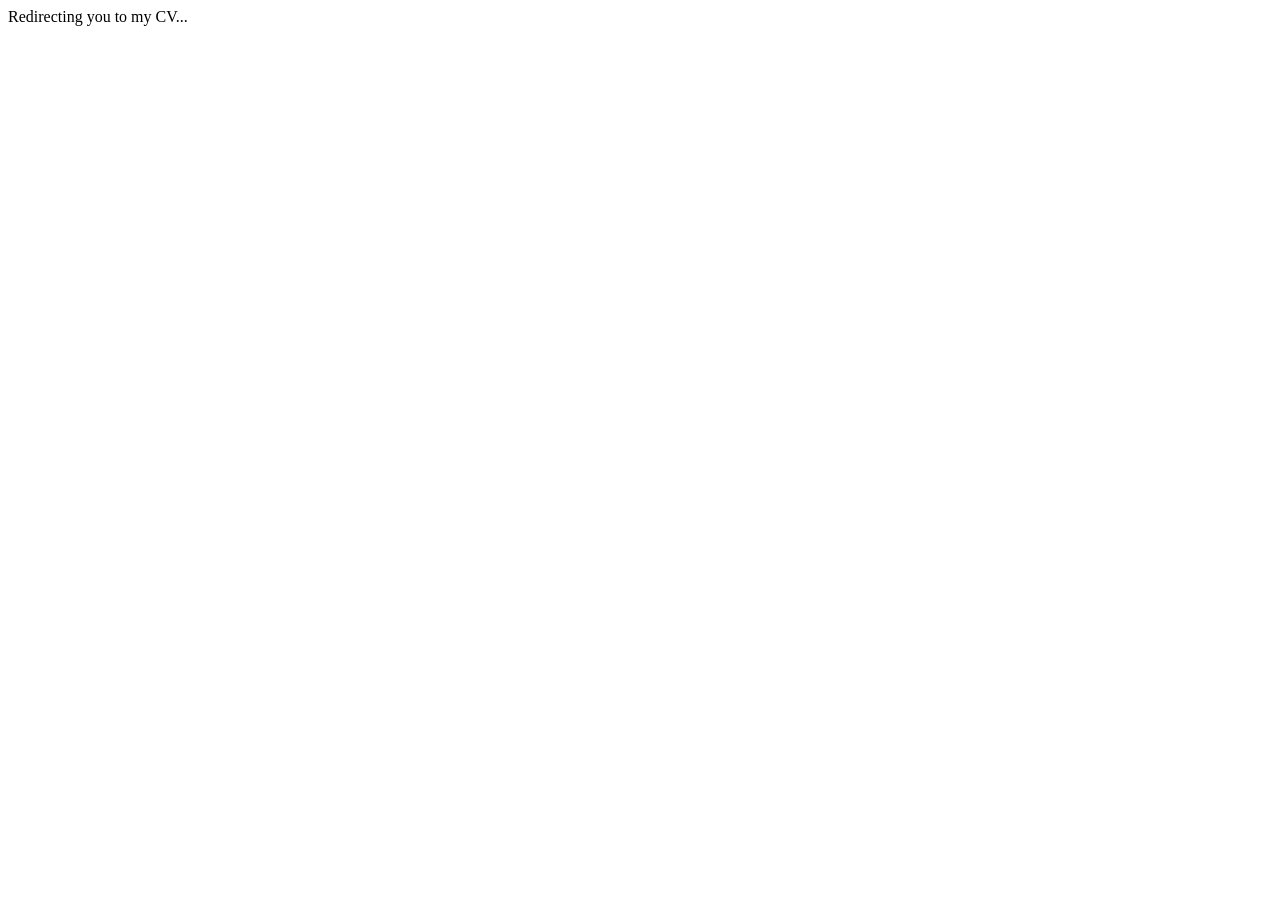
<file: CV.html>
<!DOCTYPE html>
<html lang="en">

<head>
    <meta charset="utf-8">
    <title>Redirecting to CV</title>
    <script type="text/javascript">
        // Change the URL to the exact URL of your CV on GitHub
        var cvURL = "https://drive.google.com/file/d/1Znog8tYQTcdQrCvwORESpzEBkDOjfLiQ/view?usp=sharing";
        
        // Redirect after 3 seconds
        setTimeout(function(){
            window.location.href = cvURL;
        }, 1000);
    </script>
</head>

<body>
    Redirecting you to my CV...
</body>

</html>
</file>
<file: src/assets/css/style.css>
/* ========================================
   Minimal/Clean Design Framework
   ======================================== */

* {
  margin: 0;
  padding: 0;
  box-sizing: border-box;
}

:root {
  --primary-color: #8B2E2E;
  --secondary-color: #C41E3A;
  --accent-color: #DC143C;
  --light-bg: #F5F1F1;
  --text-dark: #3D2424;
  --text-light: #6B5555;
  --border-color: #E8D5D5;
  --white: #ffffff;
  --spacing-unit: 1rem;
  --transition: all 0.3s ease;
}

/* Typography */
body {
  font-family: Georgia, 'Times New Roman', Times, serif;
  font-size: 17px;
  line-height: 1.7;
  color: var(--text-dark);
  background-color: var(--white);
  overflow-x: hidden;
}

h1, h2, h3, h4, h5, h6 {
  font-family: Georgia, 'Times New Roman', Times, serif;
  font-weight: 600;
  line-height: 1.3;
  margin-bottom: 0.75rem;
  color: var(--text-dark);
}

h1 { font-size: 2.25rem; }
h2 { font-size: 1.75rem; margin-top: 3.5rem; }
h3 { font-size: 1.35rem; margin-top: 2rem; }
h4 { font-size: 1.15rem; }
h5 { font-size: 1.05rem; }
h6 { font-size: 1rem; }

p {
  margin-bottom: 1.25rem;
  color: var(--text-dark);
}

a {
  color: var(--secondary-color);
  text-decoration: none;
  transition: var(--transition);
}

a:hover {
  color: var(--accent-color);
  text-decoration: underline;
}

/* Horizontal Rule */
hr {
  border: none;
  border-top: 1px solid var(--border-color);
  margin: 3.5rem 0;
}

/* Container & Layout */
.container {
  max-width: 1400px;
  margin: 0 auto;
  padding: 3rem 2rem;
  display: flex;
  gap: 3rem;
}

.container-lg {
  max-width: 1400px;
  margin: 0 auto;
  padding: 0 2rem;
}

/* Sidebar Styles */
.left-sidebar {
  width: 250px;
  flex-shrink: 0;
}

.main-content {
  flex: 1;
  min-width: 0;
}

.right-sidebar {
  width: 280px;
  flex-shrink: 0;
  position: sticky;
  top: 120px;
  height: fit-content;
  align-self: flex-start;
}

.profile-photo {
  width: 100%;
  max-width: 280px;
  border-radius: 50%;
  border: 4px solid var(--primary-color);
  margin-bottom: 2rem;
}

/* Intro Section */
.intro-name {
  font-size: 2.25rem;
  font-weight: 600;
  color: var(--text-dark);
  margin-bottom: 1.75rem;
  margin-top: 0;
}

/* Header & Navigation */
header {
  background-color: var(--white);
  box-shadow: 0 2px 8px rgba(0, 0, 0, 0.08);
  position: sticky;
  top: 0;
  z-index: 100;
  padding: 1.5rem 0;
}

nav {
  display: flex;
  justify-content: space-between;
  align-items: center;
  gap: 3rem;
}

.logo {
  font-size: 1.5rem;
  font-weight: 700;
  color: var(--primary-color);
  transition: var(--transition);
}

.logo:hover {
  color: var(--secondary-color);
  text-decoration: none;
}

.nav-menu {
  display: flex;
  list-style: none;
  gap: 2rem;
}

.nav-menu a {
  color: var(--text-dark);
  font-weight: 400;
  font-size: 0.95rem;
  position: relative;
  transition: var(--transition);
}

.nav-menu a:hover,
.nav-menu a.active {
  color: var(--secondary-color);
}

.nav-menu a.active::after {
  content: '';
  position: absolute;
  bottom: -5px;
  left: 0;
  width: 100%;
  height: 2px;
  background-color: var(--secondary-color);
}

/* Hero Section */
.hero {
  padding: 6rem 0;
  text-align: center;
  background: linear-gradient(135deg, #f5f7fa 0%, #c3cfe2 100%);
  min-height: 500px;
  display: flex;
  align-items: center;
  justify-content: center;
}

.hero h1 {
  font-size: 3.5rem;
  margin-bottom: 1rem;
  background: linear-gradient(135deg, var(--primary-color), var(--secondary-color));
  -webkit-background-clip: text;
  -webkit-text-fill-color: transparent;
  background-clip: text;
}

.hero p {
  font-size: 1.25rem;
  color: var(--text-light);
  margin-bottom: 2rem;
  max-width: 600px;
  margin-left: auto;
  margin-right: auto;
}

/* Buttons */
.btn {
  display: inline-block;
  padding: 0.75rem 1.5rem;
  border: 2px solid var(--secondary-color);
  border-radius: 4px;
  color: var(--secondary-color);
  background-color: transparent;
  font-weight: 600;
  cursor: pointer;
  transition: var(--transition);
  text-decoration: none;
  font-size: 1rem;
}

.btn:hover {
  background-color: var(--secondary-color);
  color: var(--white);
  text-decoration: none;
}

.btn-primary {
  background-color: var(--secondary-color);
  color: var(--white);
  border-color: var(--secondary-color);
}

.btn-primary:hover {
  background-color: #2980b9;
  border-color: #2980b9;
}

.btn-accent {
  border-color: var(--accent-color);
  color: var(--accent-color);
}

.btn-accent:hover {
  background-color: var(--accent-color);
  color: var(--white);
  border-color: var(--accent-color);
}

/* Section */
section {
  padding: 3.5rem 0;
  margin-bottom: 1.5rem;
}

section.light {
  background-color: var(--light-bg);
}

section.dark {
  background-color: var(--primary-color);
  color: var(--white);
}

section.dark h2,
section.dark h3,
section.dark h4 {
  color: var(--white);
}

section.dark p {
  color: rgba(255, 255, 255, 0.8);
}

section.dark a {
  color: var(--secondary-color);
}

/* Grid */
.grid {
  display: grid;
  grid-template-columns: repeat(auto-fit, minmax(300px, 1fr));
  gap: 2rem;
  margin-top: 2rem;
}

.grid-3 {
  grid-template-columns: repeat(auto-fit, minmax(300px, 1fr));
}

.grid-2 {
  grid-template-columns: repeat(auto-fit, minmax(400px, 1fr));
}

/* Cards */
.card {
  background-color: var(--white);
  border-radius: 8px;
  border: 1px solid var(--border-color);
  padding: 2rem;
  transition: var(--transition);
  box-shadow: 0 2px 8px rgba(0, 0, 0, 0.05);
}

.card:hover {
  box-shadow: 0 8px 24px rgba(0, 0, 0, 0.12);
  transform: translateY(-4px);
}

.card h3 {
  color: var(--primary-color);
  margin-bottom: 1rem;
}

.card p {
  color: var(--text-light);
}

section.light .card {
  background-color: var(--white);
}

section.dark .card {
  background-color: rgba(255, 255, 255, 0.1);
  border-color: rgba(255, 255, 255, 0.2);
  color: var(--white);
}

section.dark .card h3 {
  color: var(--white);
}

section.dark .card p {
  color: rgba(255, 255, 255, 0.8);
}

/* Footer */
footer {
  background-color: var(--primary-color);
  color: var(--white);
  padding: 3rem 0 1rem;
  margin-top: 4rem;
  border-top: 1px solid var(--border-color);
}

footer p {
  color: rgba(255, 255, 255, 0.8);
  margin-bottom: 0.5rem;
}

footer a {
  color: var(--secondary-color);
}

footer a:hover {
  color: var(--white);
}

.footer-content {
  display: grid;
  grid-template-columns: repeat(auto-fit, minmax(250px, 1fr));
  gap: 2rem;
  margin-bottom: 2rem;
}

.footer-section h4 {
  color: var(--white);
  margin-bottom: 1rem;
}

.footer-section ul {
  list-style: none;
}

.footer-section ul li {
  margin-bottom: 0.5rem;
}

.footer-bottom {
  text-align: center;
  padding-top: 2rem;
  border-top: 1px solid rgba(255, 255, 255, 0.1);
  color: rgba(255, 255, 255, 0.6);
}

/* Responsive */
@media (max-width: 1200px) {
  .container {
    gap: 2rem;
  }
  
  .left-sidebar {
    width: 200px !important;
  }
  
  .right-sidebar {
    width: 220px !important;
  }
}

@media (max-width: 1024px) {
  .container {
    flex-direction: column !important;
    padding: 1.5rem !important;
  }
  
  .left-sidebar {
    width: 100% !important;
    flex-shrink: 1 !important;
    display: flex !important;
    flex-direction: row !important;
    align-items: flex-start !important;
    gap: 1.5rem !important;
    margin-bottom: 1rem;
  }
  
  .left-sidebar .profile-photo {
    width: 120px !important;
    max-width: 120px !important;
    flex-shrink: 0;
  }
  
  .left-sidebar .sidebar-section {
    flex: 1;
  }
  
  .main-content {
    width: 100%;
    order: 2;
  }
  
  .right-sidebar {
    width: 100% !important;
    flex-shrink: 1 !important;
    order: 3;
    margin-top: 2rem;
  }
}

@media (max-width: 768px) {
  .nav-center {
    gap: 0.75rem;
  }
  
  .nav-center a {
    font-size: 0.85rem;
    padding: 0.4rem 0.6rem;
  }

  h1 { font-size: 1.75rem; }
  h2 { font-size: 1.4rem; margin-top: 2.5rem; }
  h3 { font-size: 1.15rem; }

  body {
    font-size: 16px;
  }

  .container {
    padding: 1rem !important;
  }
  
  .left-sidebar {
    flex-direction: column !important;
    align-items: center !important;
    text-align: center;
  }
  
  .left-sidebar .profile-photo {
    width: 150px !important;
    max-width: 150px !important;
  }

  hr {
    margin: 2.5rem 0;
  }
}

@media (max-width: 480px) {
  header nav {
    padding: 0.5rem 1rem;
  }
  
  .nav-center {
    gap: 0.5rem;
  }
  
  .nav-center a {
    font-size: 0.75rem;
    padding: 0.3rem 0.5rem;
  }

  h1 { font-size: 1.5rem; }
  h2 { font-size: 1.25rem; }

  .container {
    padding: 0.75rem !important;
  }
  
  .left-sidebar .profile-photo {
    width: 120px !important;
    max-width: 120px !important;
  }
  
  .pub-item {
    font-size: 0.9rem;
  }
}

/* Utility Classes */
.text-center { text-align: center; }
.text-left { text-align: left; }
.text-right { text-align: right; }

.mt-1 { margin-top: var(--spacing-unit); }
.mt-2 { margin-top: calc(var(--spacing-unit) * 2); }
.mt-3 { margin-top: calc(var(--spacing-unit) * 3); }
.mt-4 { margin-top: calc(var(--spacing-unit) * 4); }

.mb-1 { margin-bottom: var(--spacing-unit); }
.mb-2 { margin-bottom: calc(var(--spacing-unit) * 2); }
.mb-3 { margin-bottom: calc(var(--spacing-unit) * 3); }
.mb-4 { margin-bottom: calc(var(--spacing-unit) * 4); }

.py-1 { padding-top: var(--spacing-unit); padding-bottom: var(--spacing-unit); }
.py-2 { padding-top: calc(var(--spacing-unit) * 2); padding-bottom: calc(var(--spacing-unit) * 2); }
.py-3 { padding-top: calc(var(--spacing-unit) * 3); padding-bottom: calc(var(--spacing-unit) * 3); }
.py-4 { padding-top: calc(var(--spacing-unit) * 4); padding-bottom: calc(var(--spacing-unit) * 4); }

.hidden { display: none; }
.visible { display: block; }

/* Scrollbar Styling */
::-webkit-scrollbar {
  width: 8px;
  height: 8px;
}

::-webkit-scrollbar-track {
  background: var(--light-bg);
}

::-webkit-scrollbar-thumb {
  background: var(--text-light);
  border-radius: 4px;
}

::-webkit-scrollbar-thumb:hover {
  background: var(--text-dark);
}

/* Feed styles */
.feed-list { display: flex; flex-direction: column; gap: 0.4rem; }
.feed-item { padding: 0.9rem 1rem; border-bottom: 1px solid var(--border-color); background: var(--white); }
.feed-item:hover { background: var(--light-bg); }
.feed-title { display: block; color: var(--primary-color); font-weight: 600; margin-bottom: 0.25rem; }
.feed-meta { font-size: 12px; color: var(--text-light); margin-bottom: 0.4rem; }
.feed-desc { font-size: 13px; color: var(--text-light); }

.twitter-feed-container, .scholar-feed { border: 1px solid var(--border-color); border-radius: 8px; overflow: hidden; box-shadow: 0 2px 8px rgba(0,0,0,0.04); background: var(--white); }
.twitter-feed-container h3, .scholar-feed h3 { margin: 0; padding: 1rem; background: linear-gradient(135deg, var(--primary-color), var(--secondary-color)); color: white; font-size: 0.95rem; }
.feed-placeholder { padding: 1rem; color: var(--text-light); }

/* Back-to-top button */
#backToTop {
  display: none;
  position: fixed;
  bottom: 2rem;
  right: 2rem;
  width: 44px;
  height: 44px;
  background: var(--primary-color);
  color: white;
  border: none;
  border-radius: 50%;
  cursor: pointer;
  font-size: 20px;
  z-index: 1200;
  align-items: center;
  justify-content: center;
  box-shadow: 0 6px 18px rgba(139, 46, 46, 0.2);
  transition: transform 0.18s ease, opacity 0.18s ease;
}

#backToTop.show { display: flex; opacity: 1; transform: translateY(0); }
#backToTop:hover { transform: translateY(-4px); }

/* Nav helper classes (replace inline styles) */
.nav-start { width: 60px; }
.nav-center { flex: 1; display: flex; gap: 2rem; justify-content: center; }
.nav-end { width: 60px; }

/* Sidebar Quick Links */
.sidebar-section a:hover {
  background: #f0f0f0 !important;
}

.sidebar-section div[style*="border-left"]:hover {
  border-left-color: var(--secondary-color) !important;
  background: #f5f0f0 !important;
}

/* Minimal icon links hover */
.sidebar-section a[title]:hover {
  color: #333 !important;
  background: transparent !important;
}
</file>
<file: WordPress-Version/Documentation/assets/css/documenter_style.css>
/*!
 * Documenter 2.0
 * http://rxa.li/documenter
 *
 * Copyright 2011, Xaver Birsak
 * http://revaxarts.com
 *
 */
html,body,div,span,applet,object,iframe,h1,h2,h3,h4,h5,h6,p,blockquote,a,abbr,acronym,address,big,cite,code,del,dfn,em,font,img,ins,kbd,q,s,samp,small,strike,strong,sub,sup,tt,var,dl,dt,dd,ol,ul,li,fieldset,form,label,legend,table,caption,tbody,tfoot,thead,tr,th,td{
	margin:0;
	padding:0;
	border:0;
	outline:0;
	font-weight:inherit;
	font-style:inherit;
	font-size:100%;
	font-family:inherit;
	vertical-align:baseline;
}
html { 
	font-size:101%;
	font-family:Arial,verdana,arial,sans-serif;
	font-size:12px;
	-webkit-text-size-adjust:none;
	color:#6F6F6F;
	background-color:#efefef;
}
body{
	min-height:100%;
	height:auto;
	width:100%;
}
footer, header, section {
	display:block;
}
a{ color:#6F6F6F; text-decoration:none; cursor:pointer; }
a:hover { text-decoration:underline }
p, ul, ol{
	margin:18px 0;
	line-height:1.5em;
}
li{
	list-style:none;
}
li.placeholder{
	height:70px;
	width:100%;
	font-size:16px;
}
hr { 
	display:block;
	height:0px;
	line-height:0px;
	border:0;
	border-top:1px solid #ddd;
	border-bottom:1px solid #aaa;
	margin:16px 0;
	padding:0;
	clear:both;
	float:none;
}
hr.notop{
	margin-top:0;
}
strong{
	font-weight:700;
}
#documenter_buttons{
	position:absolute;
	right:10px;
	margin-top:-30px;
}
.btn{
	cursor:pointer;
	width:auto;
	padding:7px 7px 8px;
	border-radius:3px;
	border:1px solid #ccc;
}
.btn:hover{
	border:1px solid #B1B4B0;
	box-shadow:0px 2px 2px rgba(0,0,0,0.1);
	-moz-box-shadow:0px 2px 2px rgba(0,0,0,0.1);
	-webkit-box-shadow:0px 2px 2px rgba(0,0,0,0.1);
	text-decoration:none;
}
.btn:active{
	border:1px solid #B1B4B0;
	box-shadow:inset 0px 2px 2px rgba(0,0,0,0.1);
	-moz-box-shadow:inset 0px 2px 2px rgba(0,0,0,0.1);
	-webkit-box-shadow:inset 0px 2px 2px rgba(0,0,0,0.1);
	background-color:#eee;
}

#documenter_content{
	position:absolute;
	right:18px;
	left:218px;
	padding-left:10px;
	padding-bottom:800px;
	min-height:100%;
	height:auto;
	z-index:1;
}
#documenter_sidebar{
	-moz-box-shadow:0 0 6px rgba(3,3,3,0.6);
	-webkit-box-shadow:0 0 6px rgba(3,3,3,0.6);
	box-shadow:0 0 6px rgba(3,3,3,0.6);
	position:fixed;
	left:0;
	width:200px;
	height:100%;
	min-height:100%;
	z-index:100;
}
#documenter_sidebar a{
	position:relative;
	z-index:100;
}
img{
	border:0;
}
#documenter_copyright{
	position:absolute;
	bottom:10px;
	font-size:10px;
	right:15px;
	width:200px;
	text-align:right;
	z-index:1
}
noscript{
	display:block;
	position:absolute;
	top:238px;
	margin:0 auto;
	width:800px;
	bottom:0;
	z-index:20;
}
noscript p{
	width:800px;
	font-size:20px;
	padding-top:20px;
	margin:0 auto;
	color:#4D4D4D;
}
.small{
	font-size:10px;
	letter-spacing:0;
}

/*----------------------------------------------------------------------*/
/* Sidebar
/*----------------------------------------------------------------------*/

#documenter_sidebar #documenter_logo{
	display:block;
	height:20%;
	max-height:200px;
	min-height:70px;
	width:200px;
	background-position:center center;
	background-repeat:no-repeat;
}
#documenter_sidebar ul{
	font-size:12px;
	font-weight:700;
	min-height:150px;
	height:75%;
	overflow:auto;
}

#documenter_sidebar ul li{
	text-align:right;
	padding:0;
}
#documenter_sidebar ul a{
	display:block;
	border-top:1px solid #ddd;
	border-bottom:1px solid #aaa;
	padding:6px 15px 7px 0;
	text-align:right;
}
#documenter_sidebar ul a:hover,#documenter_sidebar ul a.current{
	-webkit-text-shadow:none;
	-moz-text-shadow:none;
	text-shadow:none;
	text-decoration:none;
}
#documenter_sidebar ul li ul{
	border-top:0;
	font-size:10px;
	min-height:10px;
	height:auto;
	overflow:auto;
	margin:0;
	display:none;
}
#documenter_sidebar ul li ul li a{
	display:block;
	padding:4px 15px 5px 0;
	text-align:right;
}

/*----------------------------------------------------------------------*/
/* Content
/*----------------------------------------------------------------------*/

#documenter_cover{
	position:relative;
	height:800px;
	padding-top:200px !important;
}
#documenter_cover li{
	list-style:none !important;
	margin-left:0 !important;
}
#documenter_cover p{
	width:500px;
}
#documenter_content section{
	padding-top:70px;
}
#documenter_content h1{
	font-size:30px;
	font-weight:700;
}
#documenter_content h2{
	font-size:20px;
	margin-bottom:18px;
	font-weight:100;
}
#documenter_content h3{
	font-size:26px;
	margin:18px 0 0;
	font-weight:100;
}
#documenter_content h4{
	font-size:20px;
	margin:18px 0;
	font-weight:100;
}
#documenter_content h5{
	font-size:16px;
	margin:18px 0;
	font-weight:100;
}
#documenter_content h6{
	font-size:14px;
	margin:18px 0;
	font-weight:100;
}
#documenter_content p{
	margin:18px 0;
}
#documenter_content ol li{
	list-style:decimal;
	margin-left:36px;
}
#documenter_content ul li{
	list-style:square;
	margin-left:36px;
}
#documenter_content dl{
}
#documenter_content dl dt{
	padding-top:12px;
	font-weight:700;
	font-size:14px;
}
#documenter_content dl dd{
	padding-top:3px;
	margin-left:18px;
}
#documenter_content table{
	border-collapse:collapse;
}
#documenter_content table th{
	font-weight:700;
}
#documenter_content table th, #documenter_content table td{
	padding:3px;
	text-align:left;
}
#documenter_content code{
	font-family:"Courier New", Courier, monospace;
	font-size:12px;
}
#documenter_content .warning{
	padding:10px 10px 10px 30px;
	border:1px solid #D5D458;
	background-color:#F0FEB1;
	background-image:url(img/warning.png);
	background-repeat:no-repeat;
	background-position: 8px 11px;
}
#documenter_content .info{
	padding:10px 10px 10px 30px;
	border:1px solid #6AB3FF;
	background-color:#A3D0FF;
	background-image:url(img/info.png);
	background-repeat:no-repeat;
	background-position: 8px 11px;
}
#documenter_content div.alert {
  padding: 8px 35px 8px 14px;
  text-shadow: 0 1px 0 rgba(255, 255, 255, 0.5);
  background-color: #fcf8e3;
  border: 1px solid #fbeed5;
  -webkit-border-radius: 4px;
  -moz-border-radius: 4px;
  border-radius: 4px;
}
#documenter_content div.alert-success,#documenter_content  div.alert-success div.alert-heading {
  color: #468847;
}
#documenter_content div.alert-danger,#documenter_content  div.alert-error {
  background-color: #f2dede;
  border-color: #eed3d7;
}
#documenter_content div.alert-danger,
#documenter_content div.alert-error,
#documenter_content div.alert-danger div.alert-heading,
#documenter_content div.alert-error div.alert-heading {
  color: #b94a48;
}
#documenter_content div.alert-info {
  background-color: #d9edf7;
  border-color: #bce8f1;
}
#documenter_content div.alert-info,#documenter_content  div.alert-info div.alert-heading {
  color: #3a87ad;
}
#documenter_content div.alert-block {
  padding-top: 14px;
  padding-bottom: 14px;
}
#documenter_content div.alert-block > p,#documenter_content  div.alert-block > ul {
  margin-bottom: 0;
}
#documenter_content div.alert-block p + p {
  margin-top: 5px;
}





/*----------------------------------------------------------------------*/
/* Print Styles
/*----------------------------------------------------------------------*/

@media print {
	 * { background: transparent !important; color: black !important; text-shadow: none !important; filter:none !important;
	-ms-filter: none !important; } /* Black prints faster: sanbeiji.com/archives/953 */
	a, a:visited { color: #444 !important; text-decoration: underline; }
	a[href]:after { content: " (" attr(href) ")"; }
	abbr[title]:after { content: " (" attr(title) ")"; }
	.ir a:after, a[href^="javascript:"]:after, a[href^="#"]:after { content: ""; }  /* Don't show links for images, or javascript/internal links */
	pre, blockquote { border: 1px solid #999; page-break-inside: avoid; }
	thead { display: table-header-group; } /* css-discuss.incutio.com/wiki/Printing_Tables */
	tr, img { page-break-inside: avoid; }
	@page { margin: 0.5cm; }
	p, h2, h3 { orphans: 3; widows: 3; }
	h2, h3{ page-break-after: avoid; }
	hr { border-top:1px solid #000 !important;border-bottom:0 !important; }
	
	#documenter_sidebar{
		-moz-box-shadow:none;
		-webkit-box-shadow:none;
		box-shadow:none;
		position:absolute;
		left:10px;
		top:0;
		width:100%;
		margin-top:500px;
	}
	#documenter_sidebar ul:before { content: "Table of Contents"; }
	
	#documenter_sidebar ul{
		border:0 !important;
	}
	#documenter_sidebar ul li{
		border:0 !important;
		text-align:left;
	}
	#documenter_sidebar ul li a{
		border:0 !important;
		text-align:left;
		padding:4px;
	}
	#documenter_sidebar ul li a:hover{
		border:0 !important;
	}
	#documenter_sidebar #documenter_logo{
		display:none;
	}
	#documenter_sidebar #documenter_copyright{
		display:none;
	}
	#documenter_content{
		left:10px;
	}
	#documenter_cover{
		margin-bottom:300px;
	}
	#documenter_content .warning{
		background-image:url(img/warning.png) !important;
		background-repeat:no-repeat !important;
		background-position: 8px 11px !important;
	}
	#documenter_content .info{
		background-image:url(img/info.png) !important;
		background-repeat:no-repeat !important;
		background-position: 8px 11px !important;
	}
}
</file>
